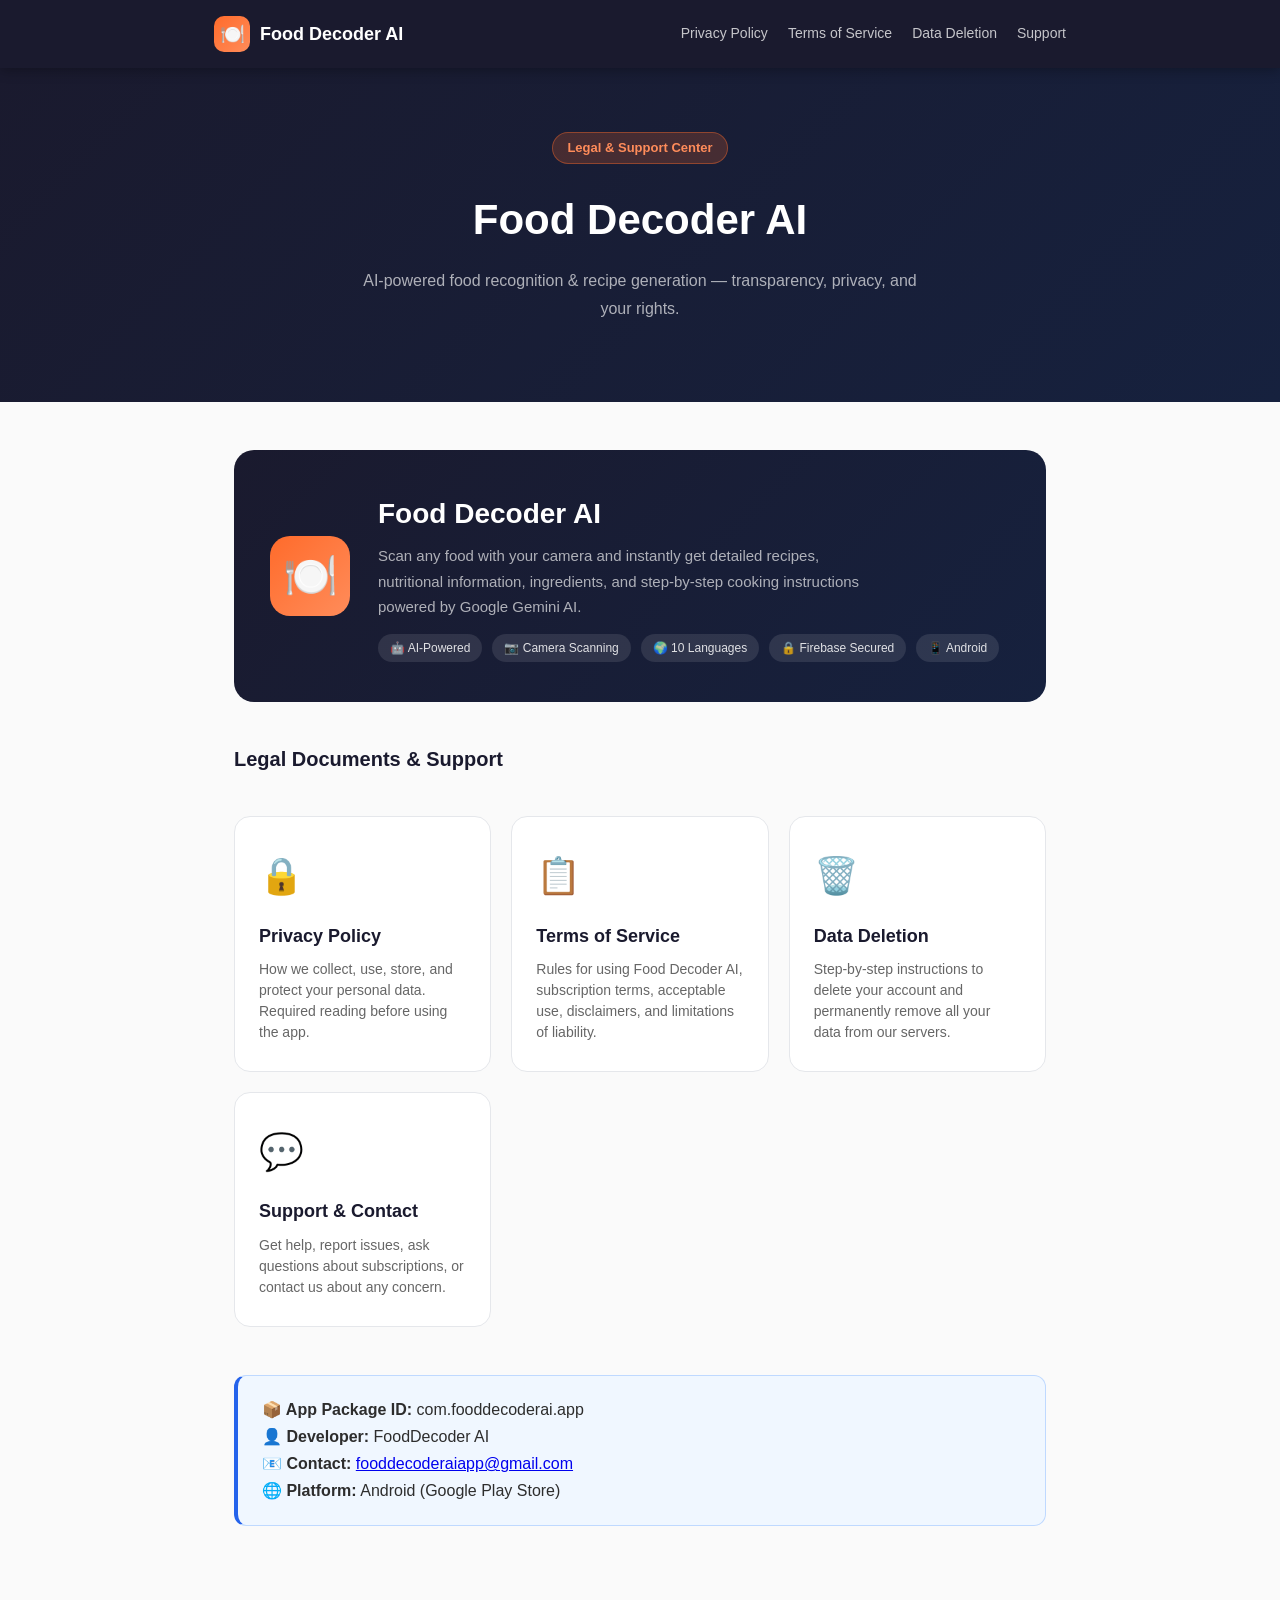
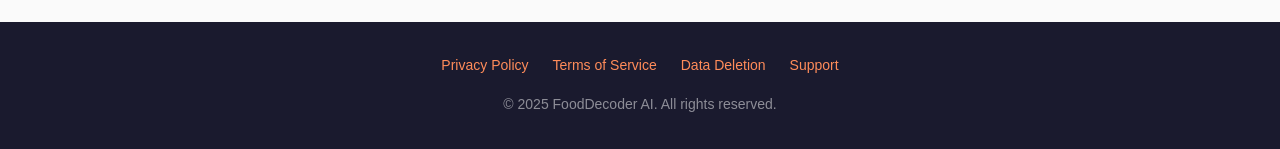
<file: index.html>
<!DOCTYPE html>
<html lang="en">
<head>
  <meta charset="UTF-8">
  <meta name="viewport" content="width=device-width, initial-scale=1.0">
  <title>Food Decoder AI — Legal & Support</title>
  <link rel="stylesheet" href="style.css">
  <style>
    .home-grid {
      display: grid;
      grid-template-columns: repeat(auto-fit, minmax(240px, 1fr));
      gap: 20px;
      margin-top: 40px;
    }
    .home-card {
      background: var(--card);
      border: 1px solid var(--border);
      border-radius: 16px;
      padding: 28px 24px;
      text-decoration: none;
      color: var(--text);
      transition: transform 0.2s, box-shadow 0.2s, border-color 0.2s;
      display: block;
    }
    .home-card:hover {
      transform: translateY(-3px);
      box-shadow: 0 8px 24px rgba(0,0,0,0.08);
      border-color: var(--orange);
    }
    .home-card .card-icon { font-size: 36px; margin-bottom: 14px; }
    .home-card h3 { font-size: 18px; font-weight: 700; margin-bottom: 8px; color: var(--dark); }
    .home-card p { font-size: 14px; color: var(--muted); line-height: 1.5; }
    .app-info {
      background: linear-gradient(135deg, var(--dark), #16213E);
      border-radius: 20px;
      padding: 40px 36px;
      color: white;
      margin-bottom: 40px;
      display: flex;
      align-items: center;
      gap: 28px;
      flex-wrap: wrap;
    }
    .app-logo {
      width: 80px;
      height: 80px;
      background: linear-gradient(135deg, var(--orange), var(--orange-light));
      border-radius: 20px;
      display: flex;
      align-items: center;
      justify-content: center;
      font-size: 44px;
      flex-shrink: 0;
    }
    .app-info h2 { font-size: 28px; font-weight: 800; margin-bottom: 6px; }
    .app-info p { color: rgba(255,255,255,0.65); font-size: 15px; max-width: 500px; }
    .app-badges { display: flex; gap: 10px; flex-wrap: wrap; margin-top: 14px; }
    .app-badges span {
      background: rgba(255,255,255,0.1);
      color: rgba(255,255,255,0.85);
      padding: 4px 12px;
      border-radius: 20px;
      font-size: 12px;
      font-weight: 500;
    }
  </style>
</head>
<body>

<nav>
  <div class="nav-inner">
    <a class="nav-brand" href="index.html">
      <div class="nav-icon">🍽️</div>
      <span>Food Decoder AI</span>
    </a>
    <div class="nav-links">
      <a href="privacy-policy.html">Privacy Policy</a>
      <a href="terms-of-service.html">Terms of Service</a>
      <a href="data-deletion.html">Data Deletion</a>
      <a href="support.html">Support</a>
    </div>
  </div>
</nav>

<div class="hero">
  <div class="badge">Legal &amp; Support Center</div>
  <h1>Food Decoder AI</h1>
  <p>AI-powered food recognition &amp; recipe generation — transparency, privacy, and your rights.</p>
</div>

<div class="content">

  <div class="app-info">
    <div class="app-logo">🍽️</div>
    <div>
      <h2>Food Decoder AI</h2>
      <p>Scan any food with your camera and instantly get detailed recipes, nutritional information, ingredients, and step-by-step cooking instructions powered by Google Gemini AI.</p>
      <div class="app-badges">
        <span>🤖 AI-Powered</span>
        <span>📷 Camera Scanning</span>
        <span>🌍 10 Languages</span>
        <span>🔒 Firebase Secured</span>
        <span>📱 Android</span>
      </div>
    </div>
  </div>

  <h2 style="font-size:20px; font-weight:700; margin-bottom:20px; color:var(--dark);">Legal Documents &amp; Support</h2>

  <div class="home-grid">
    <a href="privacy-policy.html" class="home-card">
      <div class="card-icon">🔒</div>
      <h3>Privacy Policy</h3>
      <p>How we collect, use, store, and protect your personal data. Required reading before using the app.</p>
    </a>
    <a href="terms-of-service.html" class="home-card">
      <div class="card-icon">📋</div>
      <h3>Terms of Service</h3>
      <p>Rules for using Food Decoder AI, subscription terms, acceptable use, disclaimers, and limitations of liability.</p>
    </a>
    <a href="data-deletion.html" class="home-card">
      <div class="card-icon">🗑️</div>
      <h3>Data Deletion</h3>
      <p>Step-by-step instructions to delete your account and permanently remove all your data from our servers.</p>
    </a>
    <a href="support.html" class="home-card">
      <div class="card-icon">💬</div>
      <h3>Support &amp; Contact</h3>
      <p>Get help, report issues, ask questions about subscriptions, or contact us about any concern.</p>
    </a>
  </div>

  <div style="margin-top:48px;">
    <div class="card info">
      <strong>📦 App Package ID:</strong> com.fooddecoderai.app<br>
      <strong>👤 Developer:</strong> FoodDecoder AI<br>
      <strong>📧 Contact:</strong> <a href="mailto:fooddecoderaiapp@gmail.com">fooddecoderaiapp@gmail.com</a><br>
      <strong>🌐 Platform:</strong> Android (Google Play Store)
    </div>
  </div>

</div>

<footer>
  <div class="footer-links">
    <a href="privacy-policy.html">Privacy Policy</a>
    <a href="terms-of-service.html">Terms of Service</a>
    <a href="data-deletion.html">Data Deletion</a>
    <a href="support.html">Support</a>
  </div>
  &copy; 2025 FoodDecoder AI. All rights reserved.
</footer>

</body>
</html>
</file>
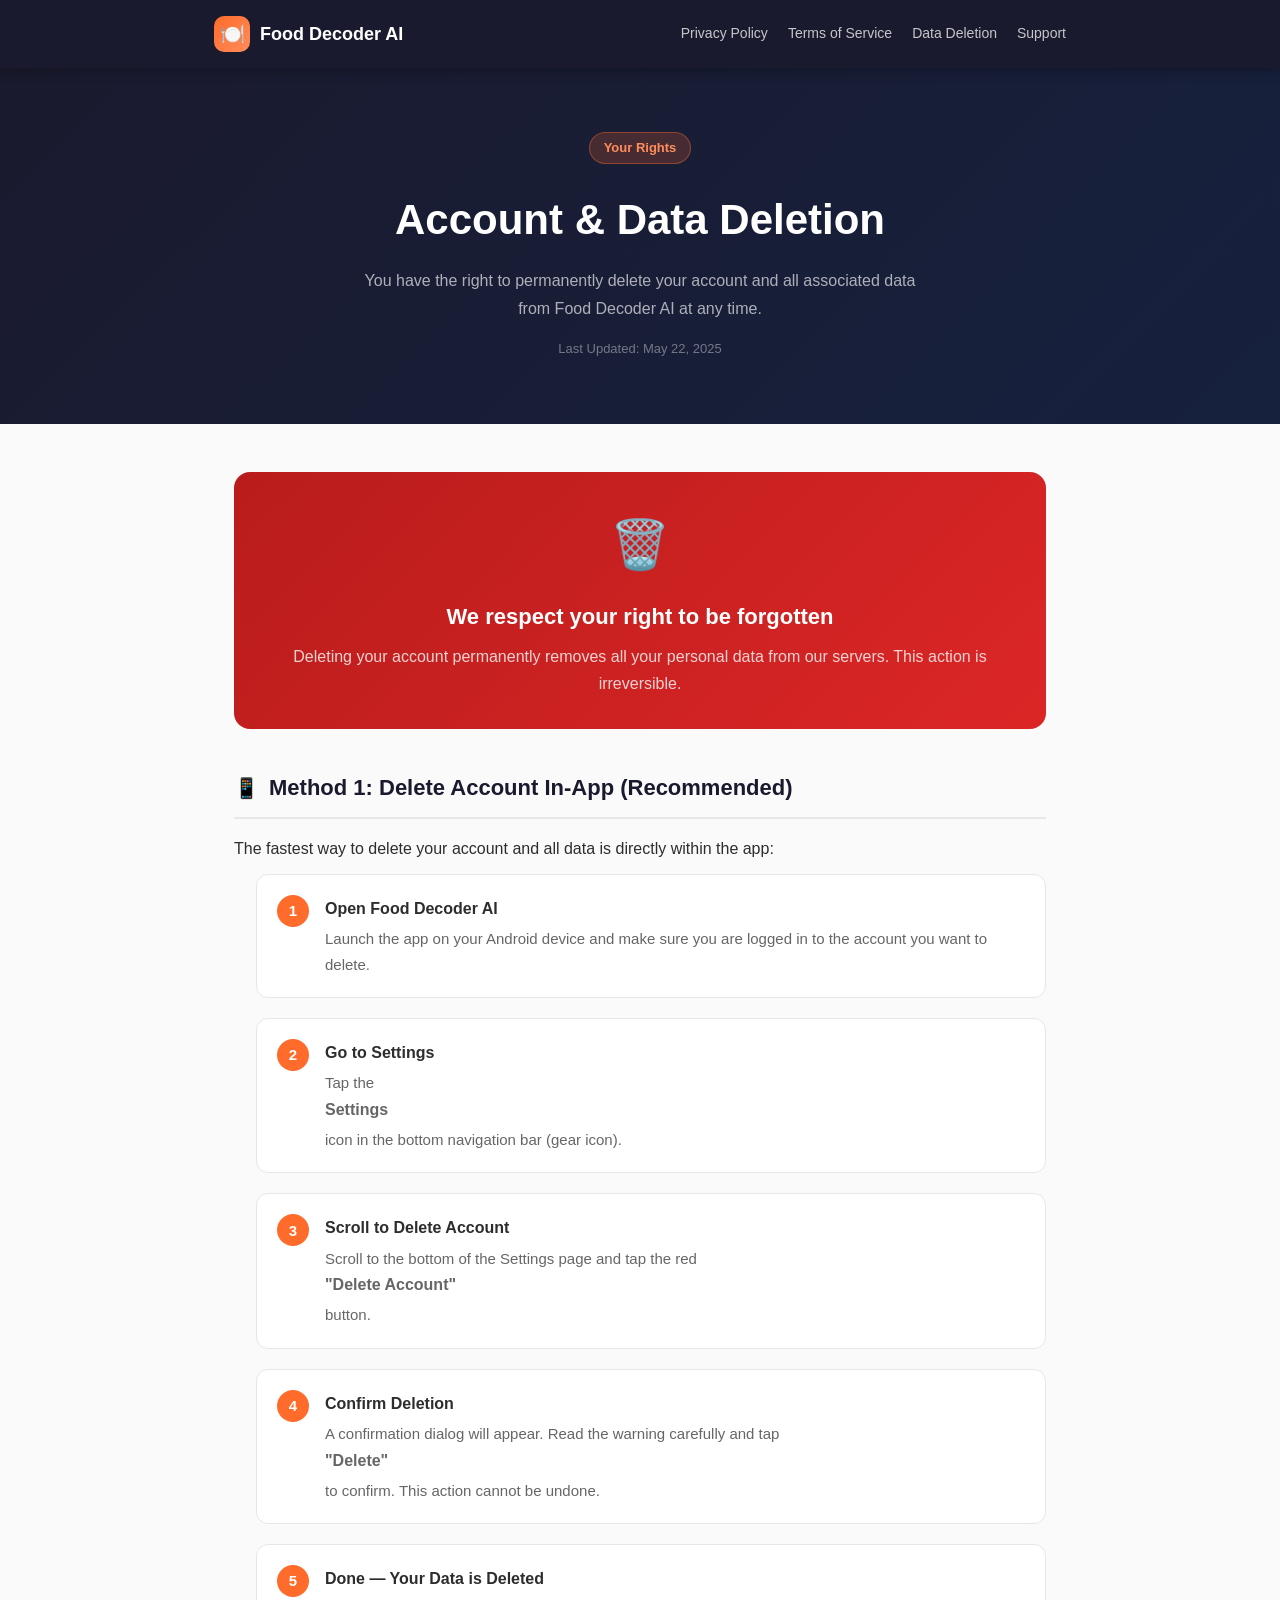
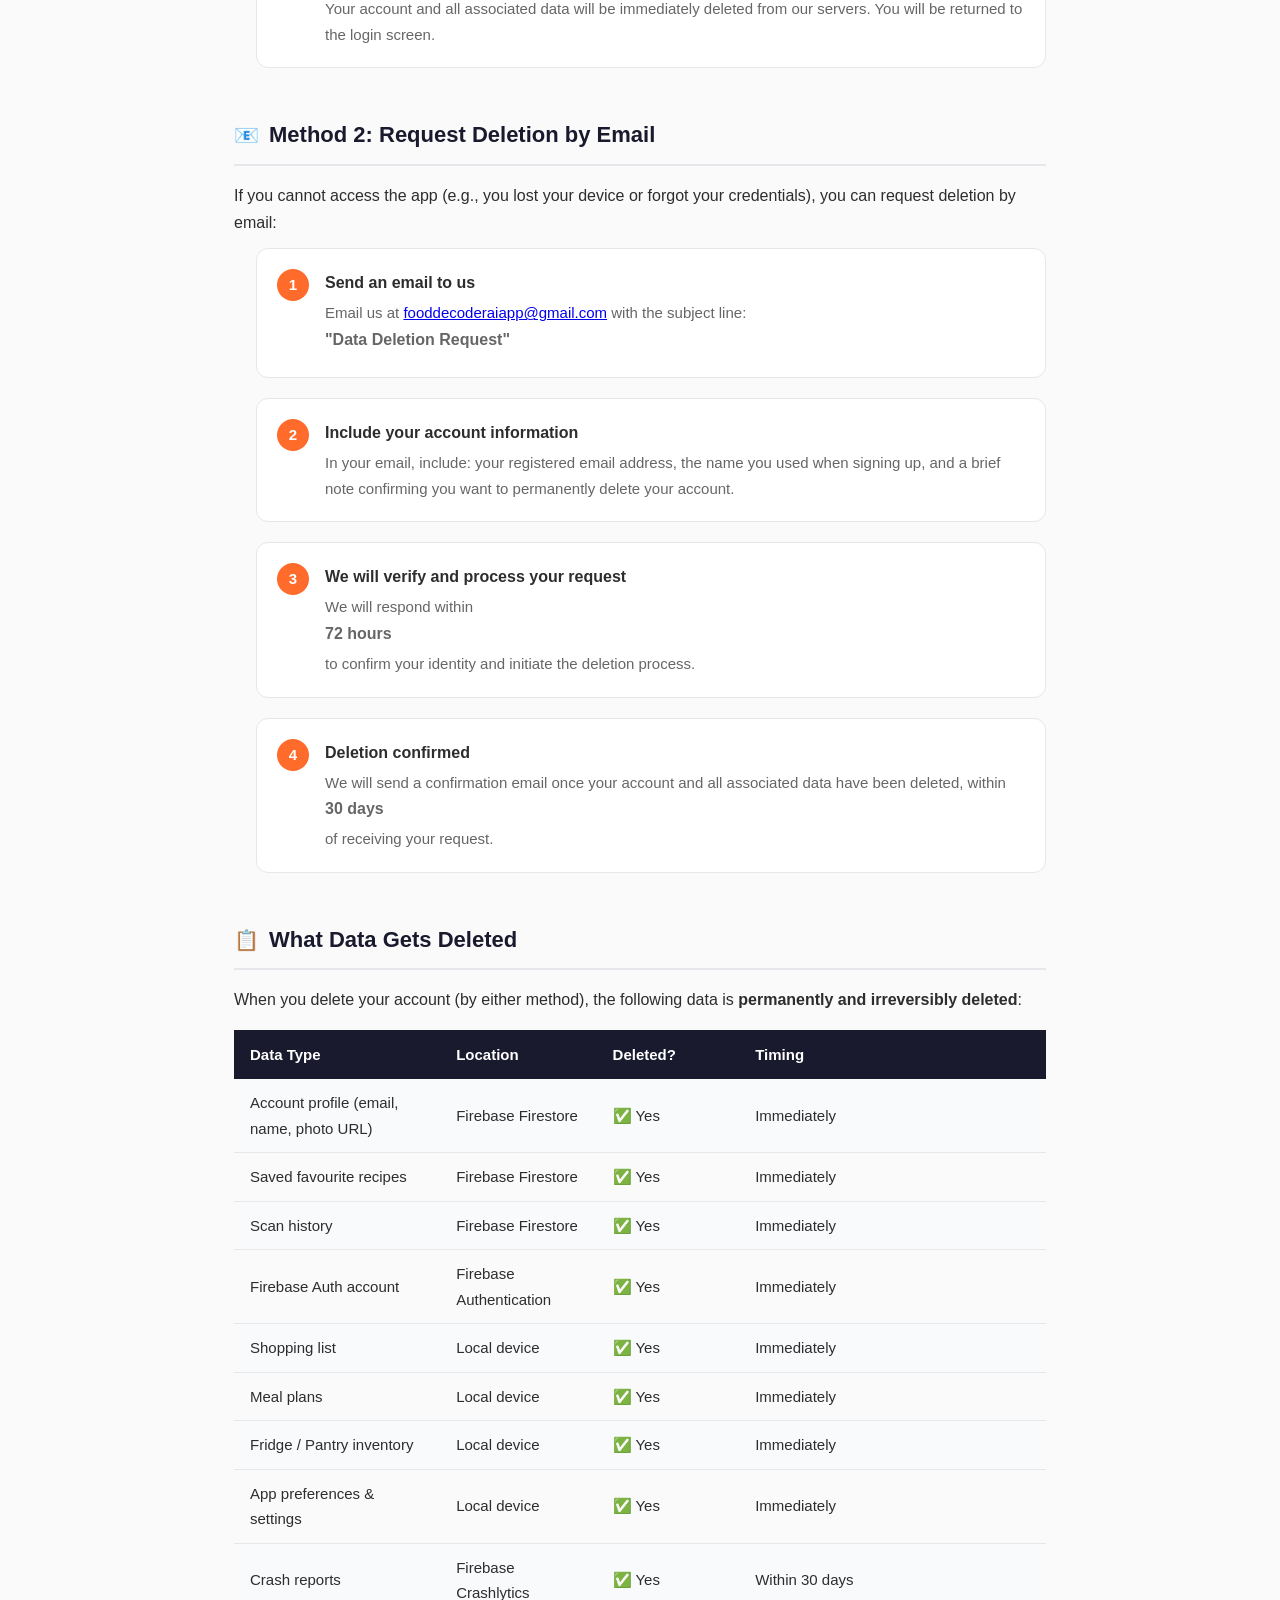
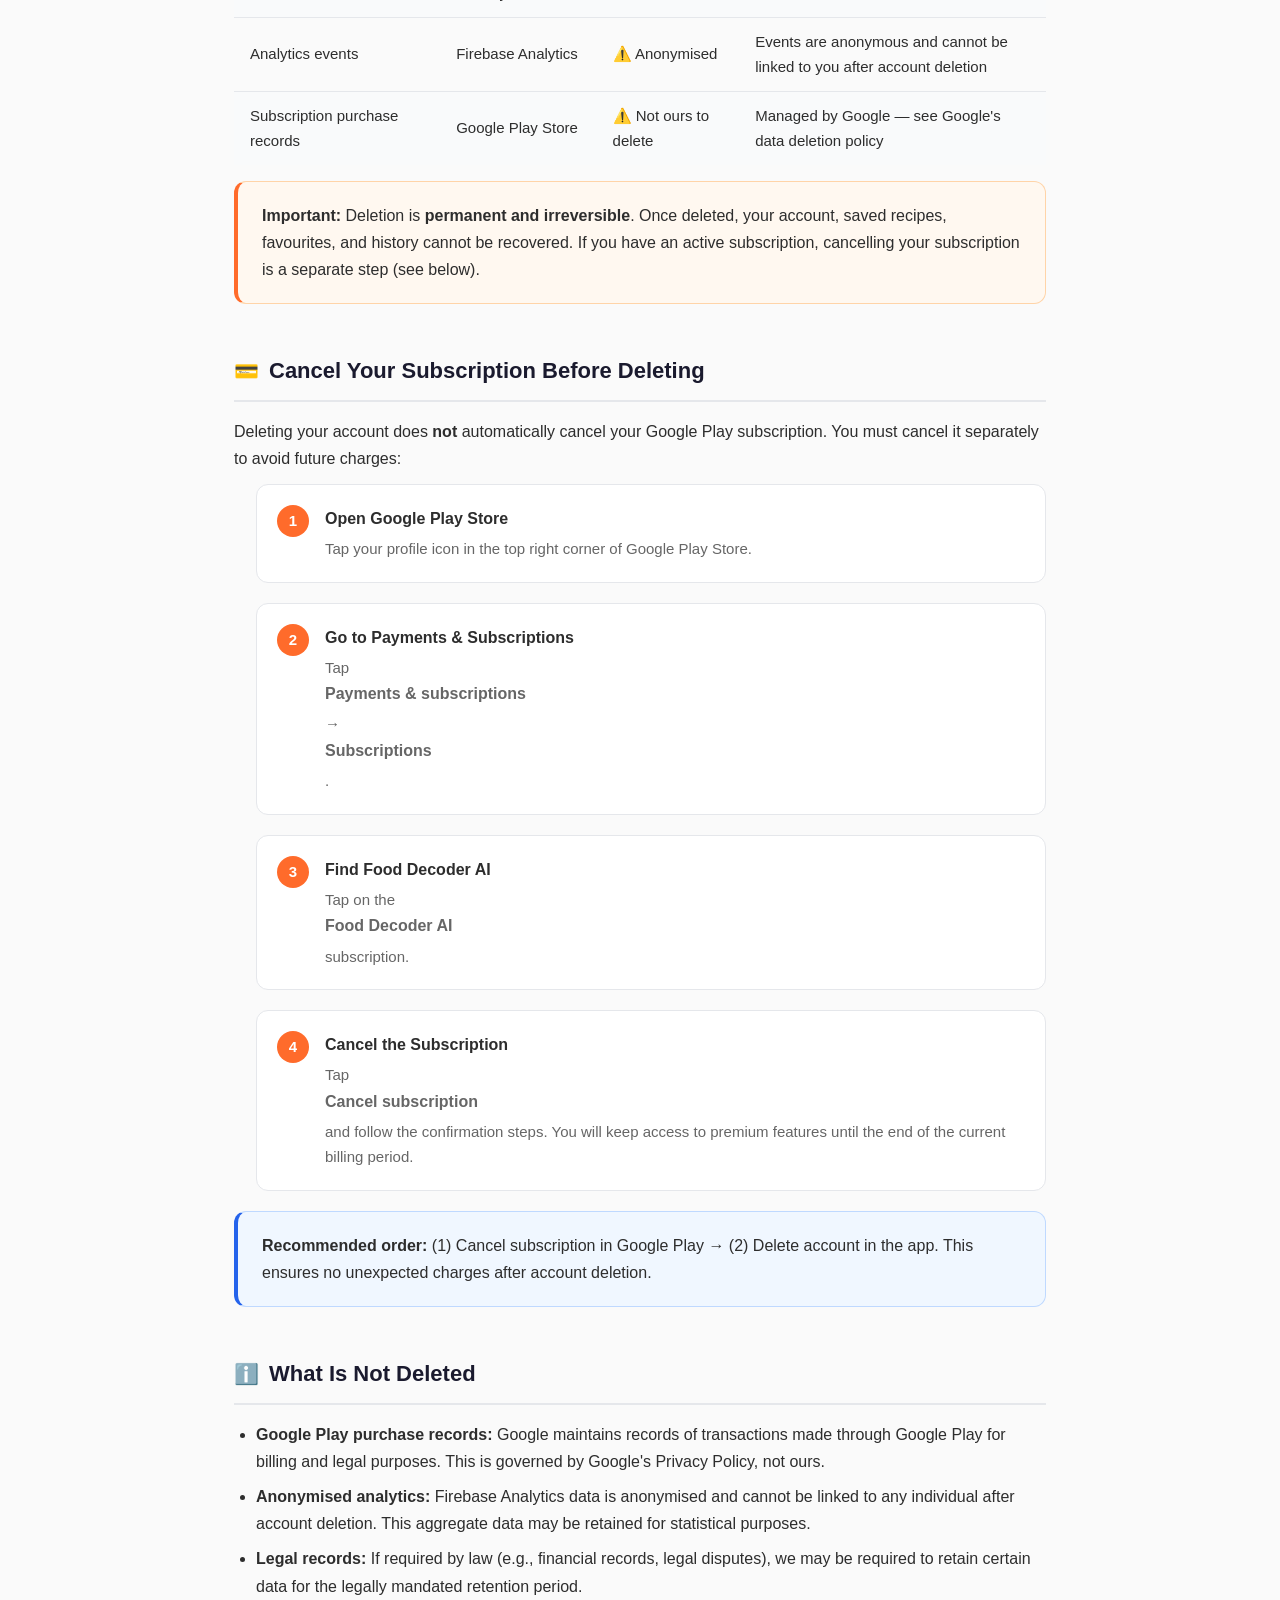
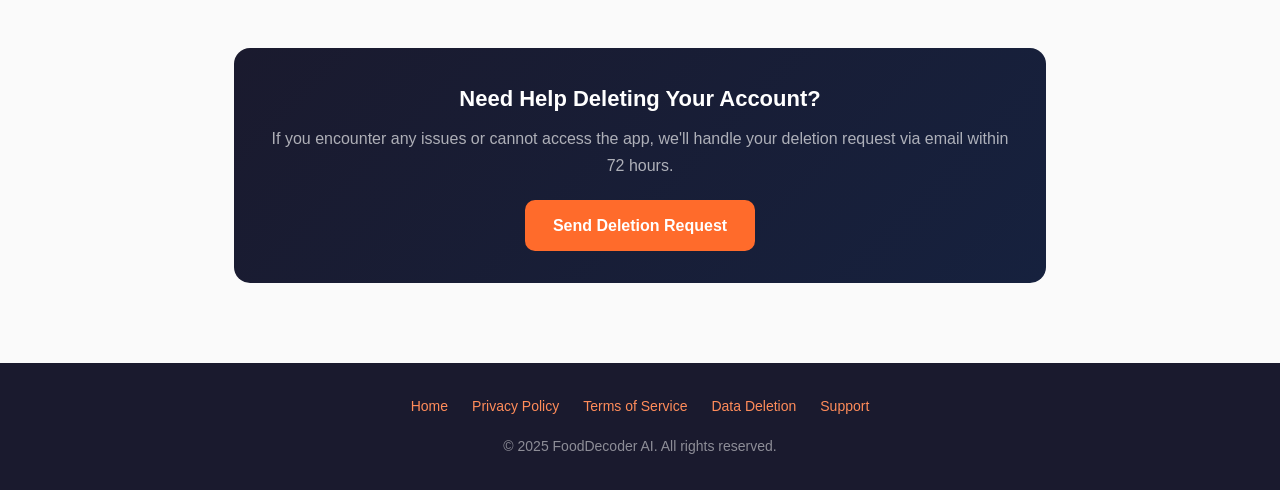
<file: data-deletion.html>
<!DOCTYPE html>
<html lang="en">
<head>
  <meta charset="UTF-8">
  <meta name="viewport" content="width=device-width, initial-scale=1.0">
  <title>Data Deletion — Food Decoder AI</title>
  <link rel="stylesheet" href="style.css">
  <style>
    .step-list { counter-reset: steps; list-style: none; padding: 0; }
    .step-list li {
      counter-increment: steps;
      display: flex;
      gap: 16px;
      align-items: flex-start;
      margin-bottom: 20px;
      background: var(--card);
      border: 1px solid var(--border);
      border-radius: 12px;
      padding: 20px;
    }
    .step-list li::before {
      content: counter(steps);
      background: var(--orange);
      color: white;
      width: 32px;
      height: 32px;
      border-radius: 50%;
      display: flex;
      align-items: center;
      justify-content: center;
      font-weight: 700;
      font-size: 15px;
      flex-shrink: 0;
    }
    .step-list li strong { display: block; font-size: 16px; margin-bottom: 4px; }
    .step-list li p { margin: 0; color: var(--muted); font-size: 15px; }
    .delete-hero {
      background: linear-gradient(135deg, #B91C1C, #DC2626);
      border-radius: 16px;
      color: white;
      padding: 32px;
      margin-bottom: 40px;
      text-align: center;
    }
    .delete-hero .icon { font-size: 48px; margin-bottom: 12px; }
    .delete-hero h3 { font-size: 22px; font-weight: 700; margin-bottom: 8px; }
    .delete-hero p { color: rgba(255,255,255,0.8); }
  </style>
</head>
<body>

<nav>
  <div class="nav-inner">
    <a class="nav-brand" href="index.html">
      <div class="nav-icon">🍽️</div>
      <span>Food Decoder AI</span>
    </a>
    <div class="nav-links">
      <a href="privacy-policy.html">Privacy Policy</a>
      <a href="terms-of-service.html">Terms of Service</a>
      <a href="data-deletion.html">Data Deletion</a>
      <a href="support.html">Support</a>
    </div>
  </div>
</nav>

<div class="hero">
  <div class="badge">Your Rights</div>
  <h1>Account &amp; Data Deletion</h1>
  <p>You have the right to permanently delete your account and all associated data from Food Decoder AI at any time.</p>
  <div class="last-updated">Last Updated: May 22, 2025</div>
</div>

<div class="content">

  <div class="delete-hero">
    <div class="icon">🗑️</div>
    <h3>We respect your right to be forgotten</h3>
    <p>Deleting your account permanently removes all your personal data from our servers. This action is irreversible.</p>
  </div>

  <!-- In-app deletion -->
  <div class="section" id="in-app">
    <h2><span class="icon">📱</span> Method 1: Delete Account In-App (Recommended)</h2>
    <p>The fastest way to delete your account and all data is directly within the app:</p>

    <ol class="step-list">
      <li>
        <div>
          <strong>Open Food Decoder AI</strong>
          <p>Launch the app on your Android device and make sure you are logged in to the account you want to delete.</p>
        </div>
      </li>
      <li>
        <div>
          <strong>Go to Settings</strong>
          <p>Tap the <strong>Settings</strong> icon in the bottom navigation bar (gear icon).</p>
        </div>
      </li>
      <li>
        <div>
          <strong>Scroll to Delete Account</strong>
          <p>Scroll to the bottom of the Settings page and tap the red <strong>"Delete Account"</strong> button.</p>
        </div>
      </li>
      <li>
        <div>
          <strong>Confirm Deletion</strong>
          <p>A confirmation dialog will appear. Read the warning carefully and tap <strong>"Delete"</strong> to confirm. This action cannot be undone.</p>
        </div>
      </li>
      <li>
        <div>
          <strong>Done — Your Data is Deleted</strong>
          <p>Your account and all associated data will be immediately deleted from our servers. You will be returned to the login screen.</p>
        </div>
      </li>
    </ol>
  </div>

  <!-- Email deletion -->
  <div class="section" id="email-request">
    <h2><span class="icon">📧</span> Method 2: Request Deletion by Email</h2>
    <p>If you cannot access the app (e.g., you lost your device or forgot your credentials), you can request deletion by email:</p>

    <ol class="step-list">
      <li>
        <div>
          <strong>Send an email to us</strong>
          <p>Email us at <a href="mailto:fooddecoderaiapp@gmail.com">fooddecoderaiapp@gmail.com</a> with the subject line: <strong>"Data Deletion Request"</strong></p>
        </div>
      </li>
      <li>
        <div>
          <strong>Include your account information</strong>
          <p>In your email, include: your registered email address, the name you used when signing up, and a brief note confirming you want to permanently delete your account.</p>
        </div>
      </li>
      <li>
        <div>
          <strong>We will verify and process your request</strong>
          <p>We will respond within <strong>72 hours</strong> to confirm your identity and initiate the deletion process.</p>
        </div>
      </li>
      <li>
        <div>
          <strong>Deletion confirmed</strong>
          <p>We will send a confirmation email once your account and all associated data have been deleted, within <strong>30 days</strong> of receiving your request.</p>
        </div>
      </li>
    </ol>
  </div>

  <!-- What gets deleted -->
  <div class="section" id="what-deleted">
    <h2><span class="icon">📋</span> What Data Gets Deleted</h2>
    <p>When you delete your account (by either method), the following data is <strong>permanently and irreversibly deleted</strong>:</p>

    <table>
      <tr><th>Data Type</th><th>Location</th><th>Deleted?</th><th>Timing</th></tr>
      <tr><td>Account profile (email, name, photo URL)</td><td>Firebase Firestore</td><td>✅ Yes</td><td>Immediately</td></tr>
      <tr><td>Saved favourite recipes</td><td>Firebase Firestore</td><td>✅ Yes</td><td>Immediately</td></tr>
      <tr><td>Scan history</td><td>Firebase Firestore</td><td>✅ Yes</td><td>Immediately</td></tr>
      <tr><td>Firebase Auth account</td><td>Firebase Authentication</td><td>✅ Yes</td><td>Immediately</td></tr>
      <tr><td>Shopping list</td><td>Local device</td><td>✅ Yes</td><td>Immediately</td></tr>
      <tr><td>Meal plans</td><td>Local device</td><td>✅ Yes</td><td>Immediately</td></tr>
      <tr><td>Fridge / Pantry inventory</td><td>Local device</td><td>✅ Yes</td><td>Immediately</td></tr>
      <tr><td>App preferences &amp; settings</td><td>Local device</td><td>✅ Yes</td><td>Immediately</td></tr>
      <tr><td>Crash reports</td><td>Firebase Crashlytics</td><td>✅ Yes</td><td>Within 30 days</td></tr>
      <tr><td>Analytics events</td><td>Firebase Analytics</td><td>⚠️ Anonymised</td><td>Events are anonymous and cannot be linked to you after account deletion</td></tr>
      <tr><td>Subscription purchase records</td><td>Google Play Store</td><td>⚠️ Not ours to delete</td><td>Managed by Google — see Google's data deletion policy</td></tr>
    </table>

    <div class="card warning">
      <strong>Important:</strong> Deletion is <strong>permanent and irreversible</strong>. Once deleted, your account, saved recipes, favourites, and history cannot be recovered. If you have an active subscription, cancelling your subscription is a separate step (see below).
    </div>
  </div>

  <!-- Subscription cancellation -->
  <div class="section" id="subscription-cancel">
    <h2><span class="icon">💳</span> Cancel Your Subscription Before Deleting</h2>
    <p>Deleting your account does <strong>not</strong> automatically cancel your Google Play subscription. You must cancel it separately to avoid future charges:</p>

    <ol class="step-list">
      <li>
        <div>
          <strong>Open Google Play Store</strong>
          <p>Tap your profile icon in the top right corner of Google Play Store.</p>
        </div>
      </li>
      <li>
        <div>
          <strong>Go to Payments &amp; Subscriptions</strong>
          <p>Tap <strong>Payments &amp; subscriptions</strong> → <strong>Subscriptions</strong>.</p>
        </div>
      </li>
      <li>
        <div>
          <strong>Find Food Decoder AI</strong>
          <p>Tap on the <strong>Food Decoder AI</strong> subscription.</p>
        </div>
      </li>
      <li>
        <div>
          <strong>Cancel the Subscription</strong>
          <p>Tap <strong>Cancel subscription</strong> and follow the confirmation steps. You will keep access to premium features until the end of the current billing period.</p>
        </div>
      </li>
    </ol>

    <div class="card info">
      <strong>Recommended order:</strong> (1) Cancel subscription in Google Play → (2) Delete account in the app. This ensures no unexpected charges after account deletion.
    </div>
  </div>

  <!-- What's NOT deleted -->
  <div class="section" id="not-deleted">
    <h2><span class="icon">ℹ️</span> What Is Not Deleted</h2>
    <ul>
      <li><strong>Google Play purchase records:</strong> Google maintains records of transactions made through Google Play for billing and legal purposes. This is governed by Google's Privacy Policy, not ours.</li>
      <li><strong>Anonymised analytics:</strong> Firebase Analytics data is anonymised and cannot be linked to any individual after account deletion. This aggregate data may be retained for statistical purposes.</li>
      <li><strong>Legal records:</strong> If required by law (e.g., financial records, legal disputes), we may be required to retain certain data for the legally mandated retention period.</li>
    </ul>
  </div>

  <div class="contact-box">
    <h3>Need Help Deleting Your Account?</h3>
    <p>If you encounter any issues or cannot access the app, we'll handle your deletion request via email within 72 hours.</p>
    <a href="mailto:fooddecoderaiapp@gmail.com?subject=Data Deletion Request">Send Deletion Request</a>
  </div>

</div>

<footer>
  <div class="footer-links">
    <a href="index.html">Home</a>
    <a href="privacy-policy.html">Privacy Policy</a>
    <a href="terms-of-service.html">Terms of Service</a>
    <a href="data-deletion.html">Data Deletion</a>
    <a href="support.html">Support</a>
  </div>
  &copy; 2025 FoodDecoder AI. All rights reserved.
</footer>

</body>
</html>
</file>
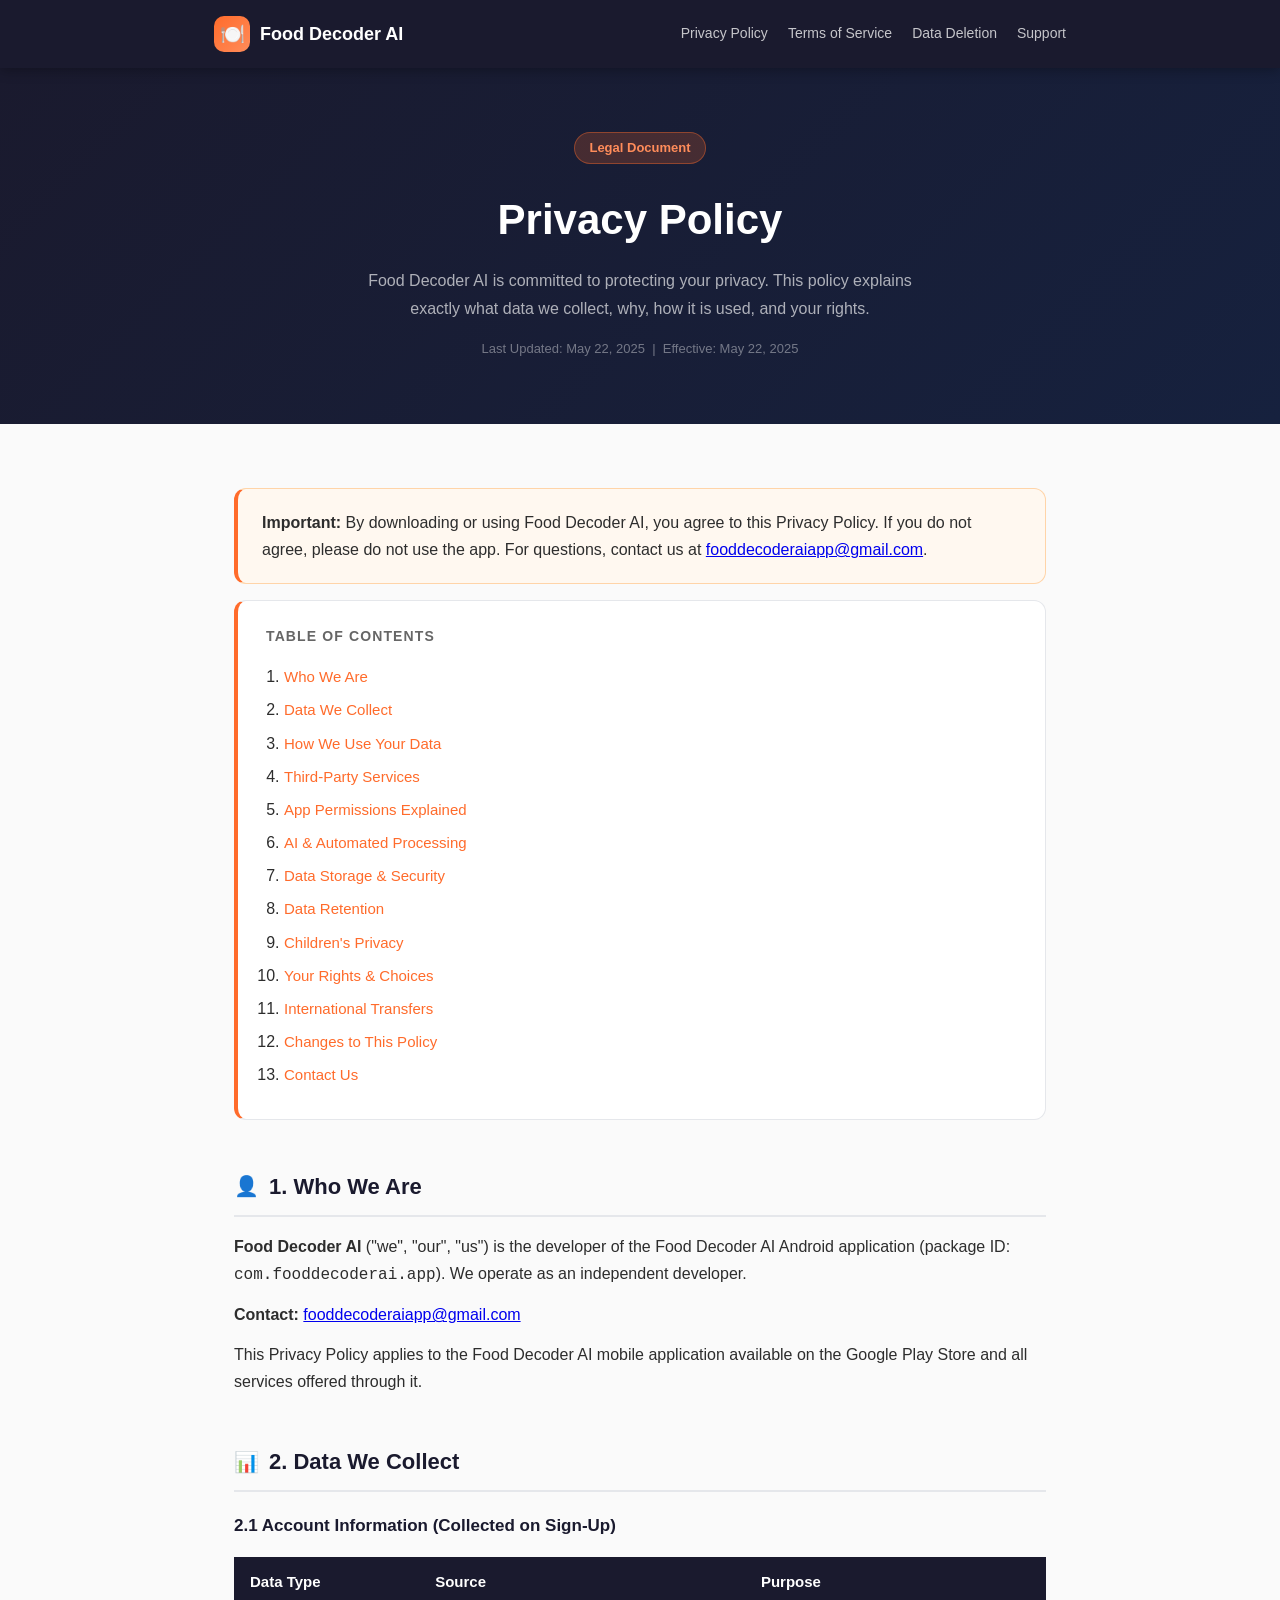
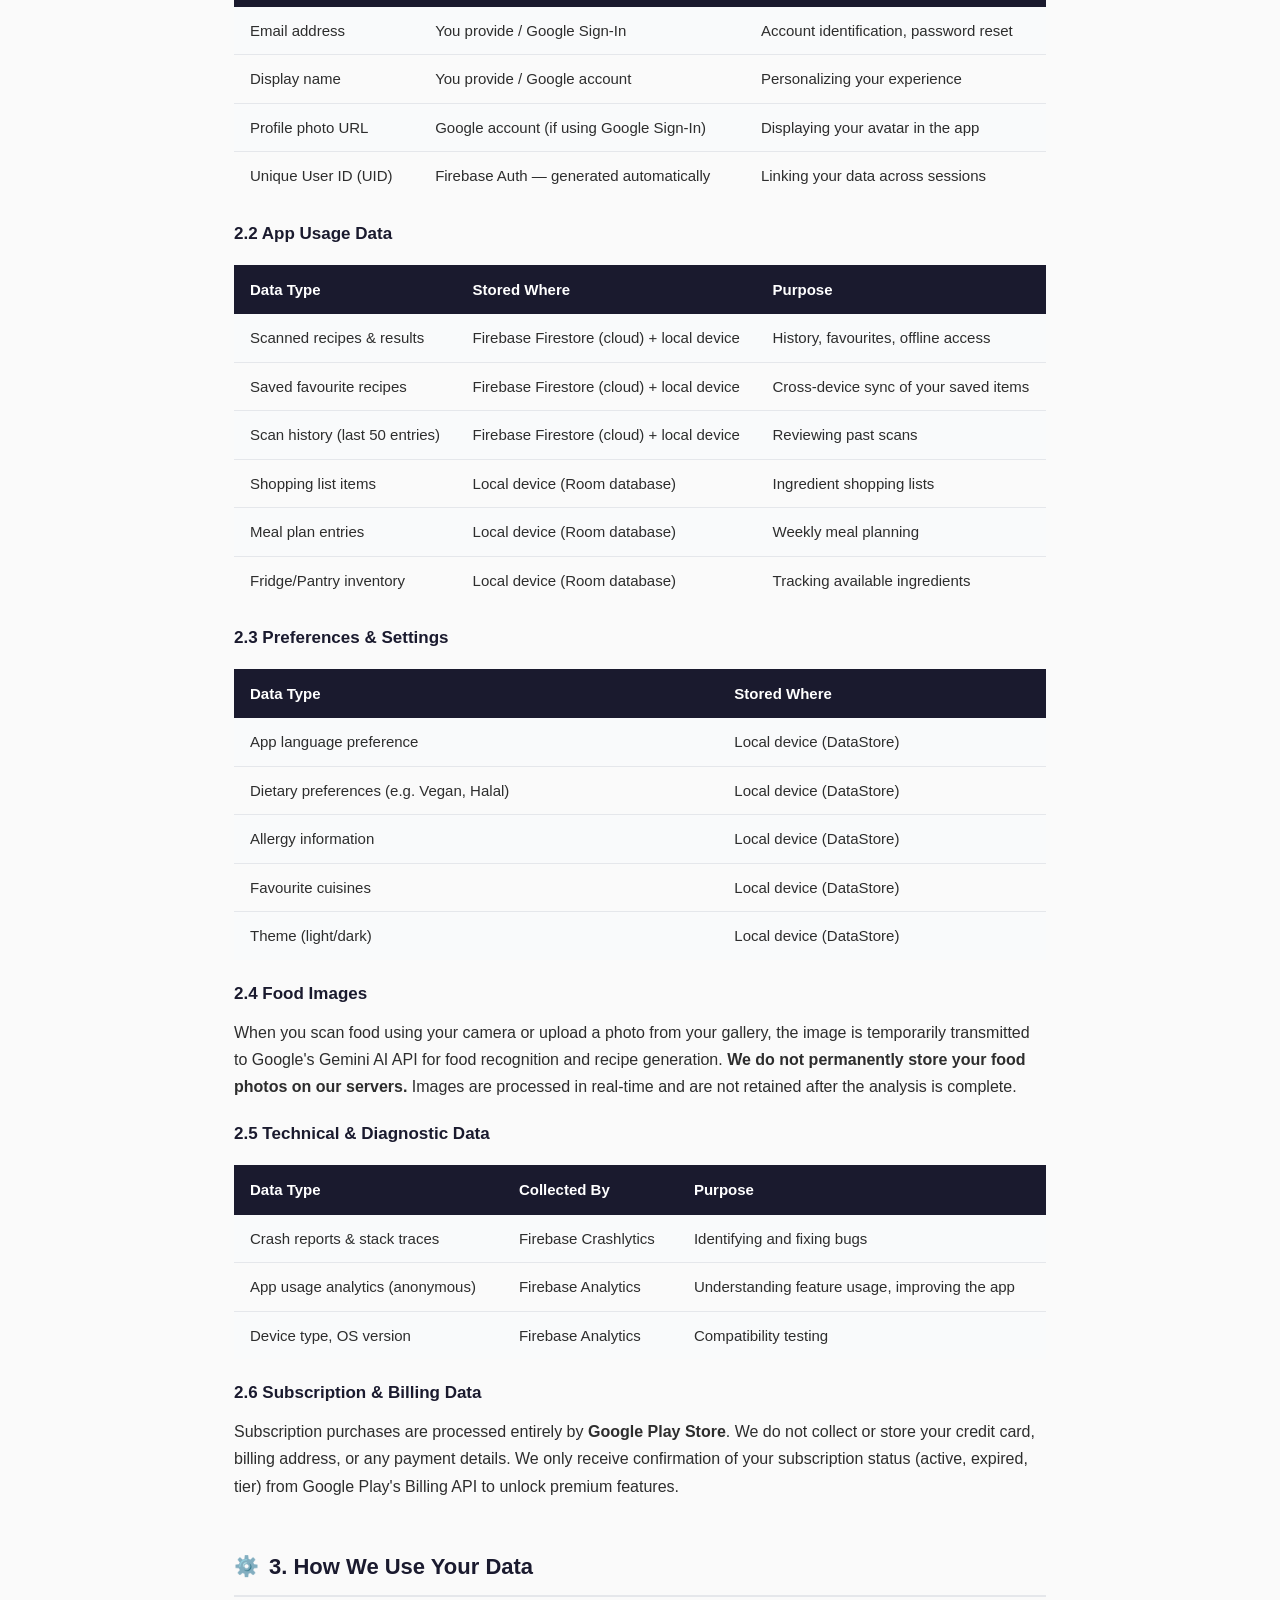
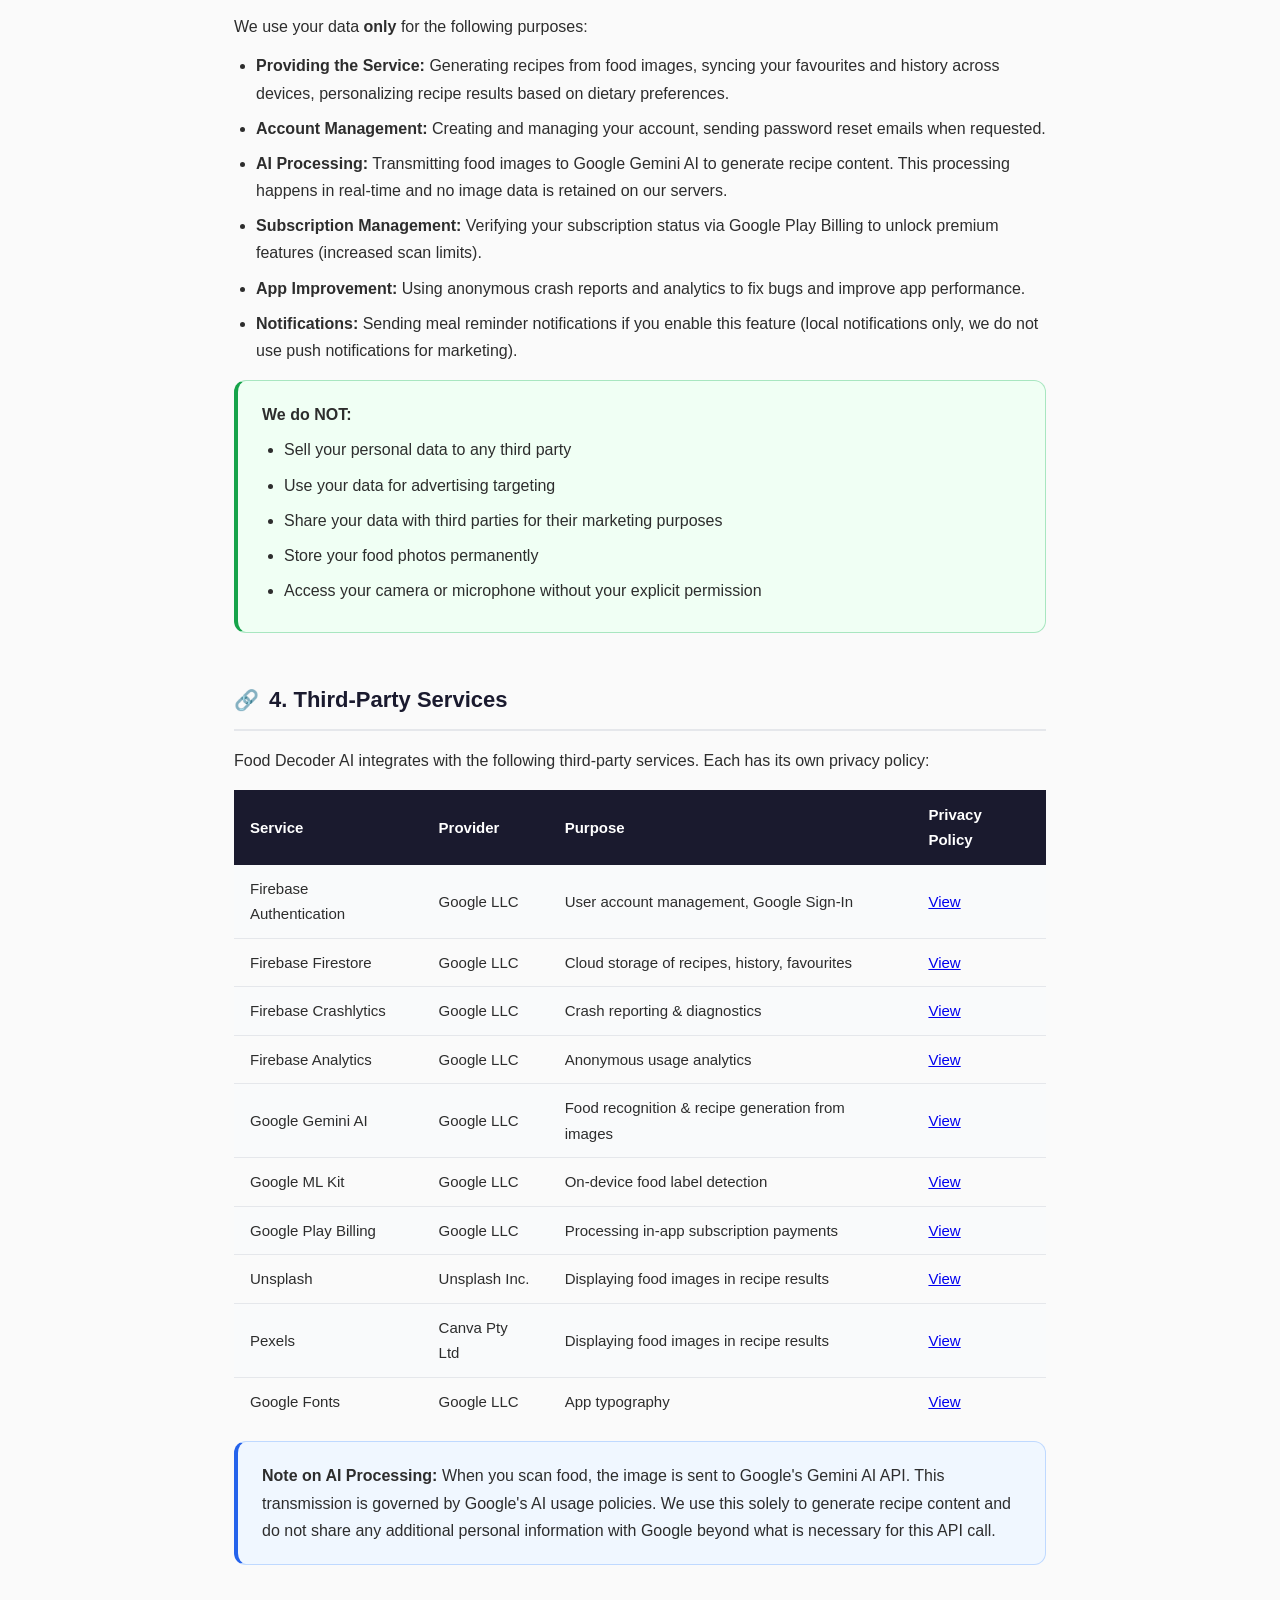
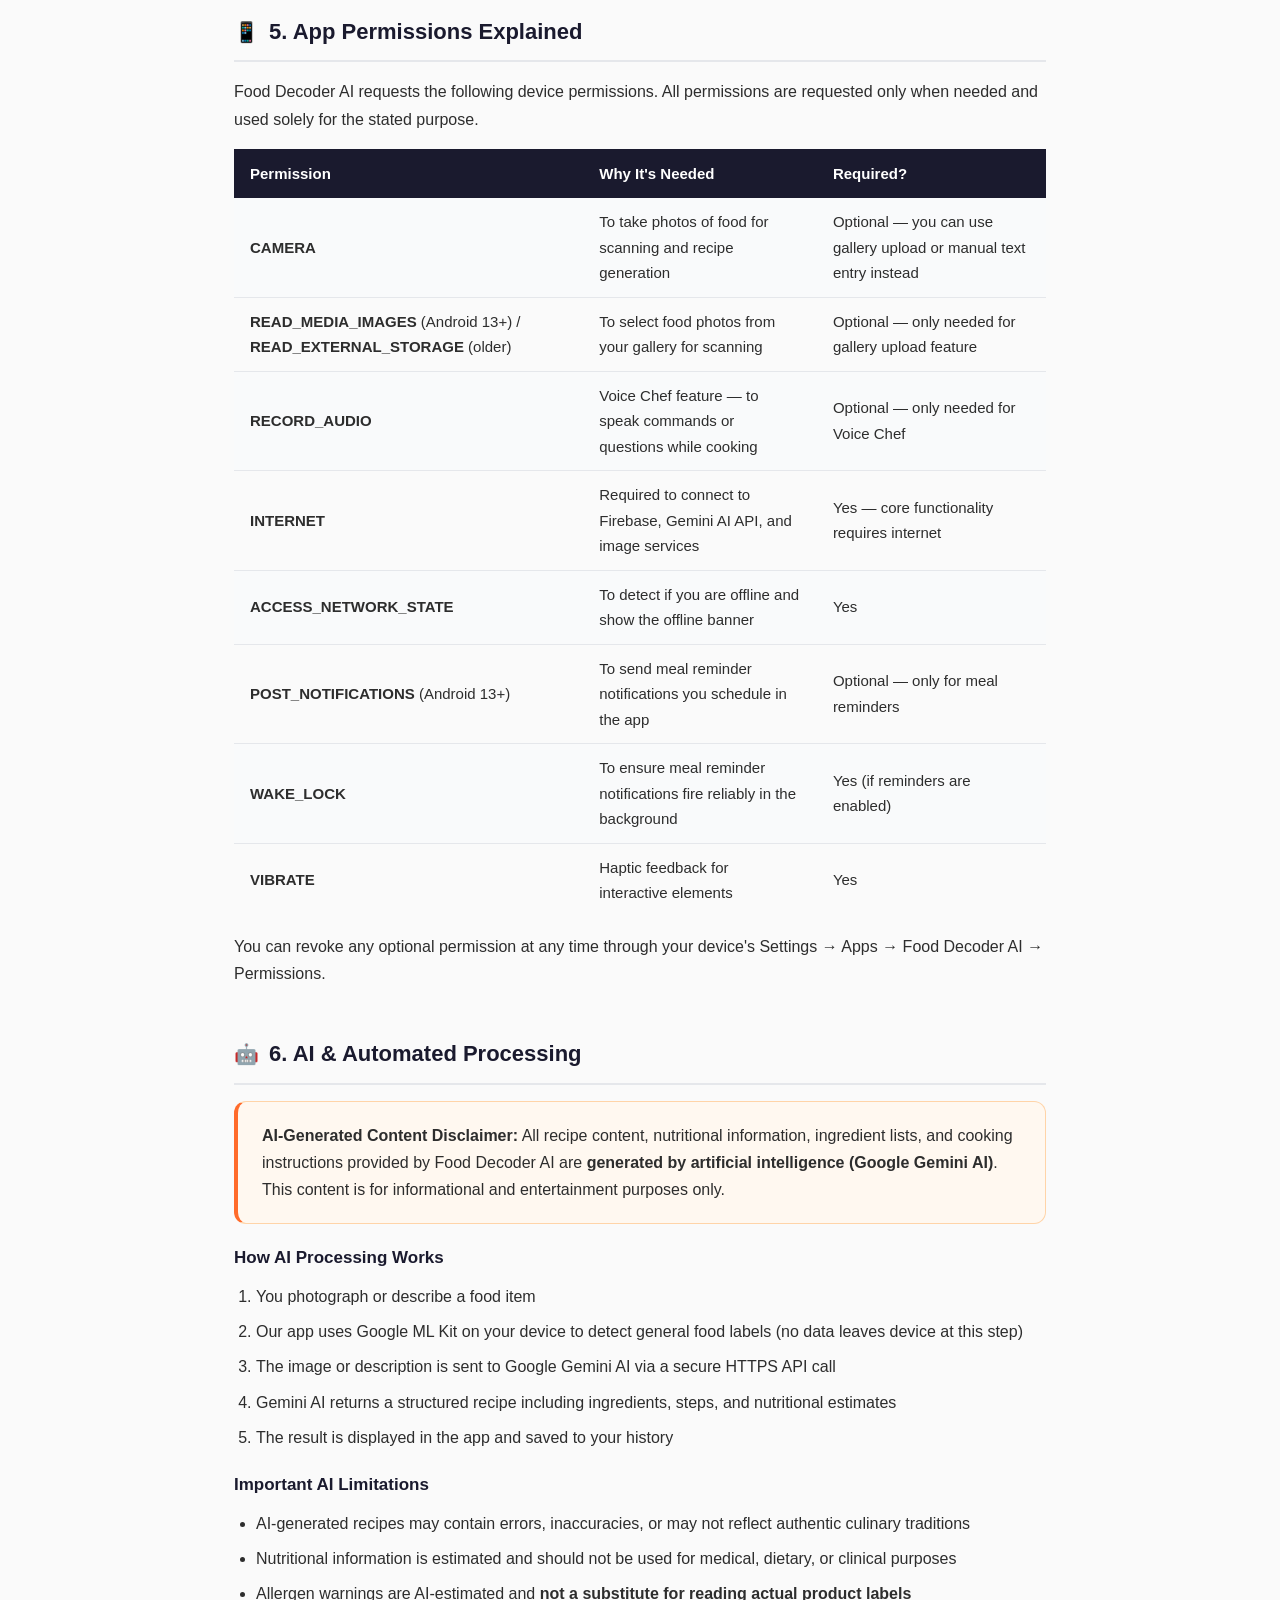
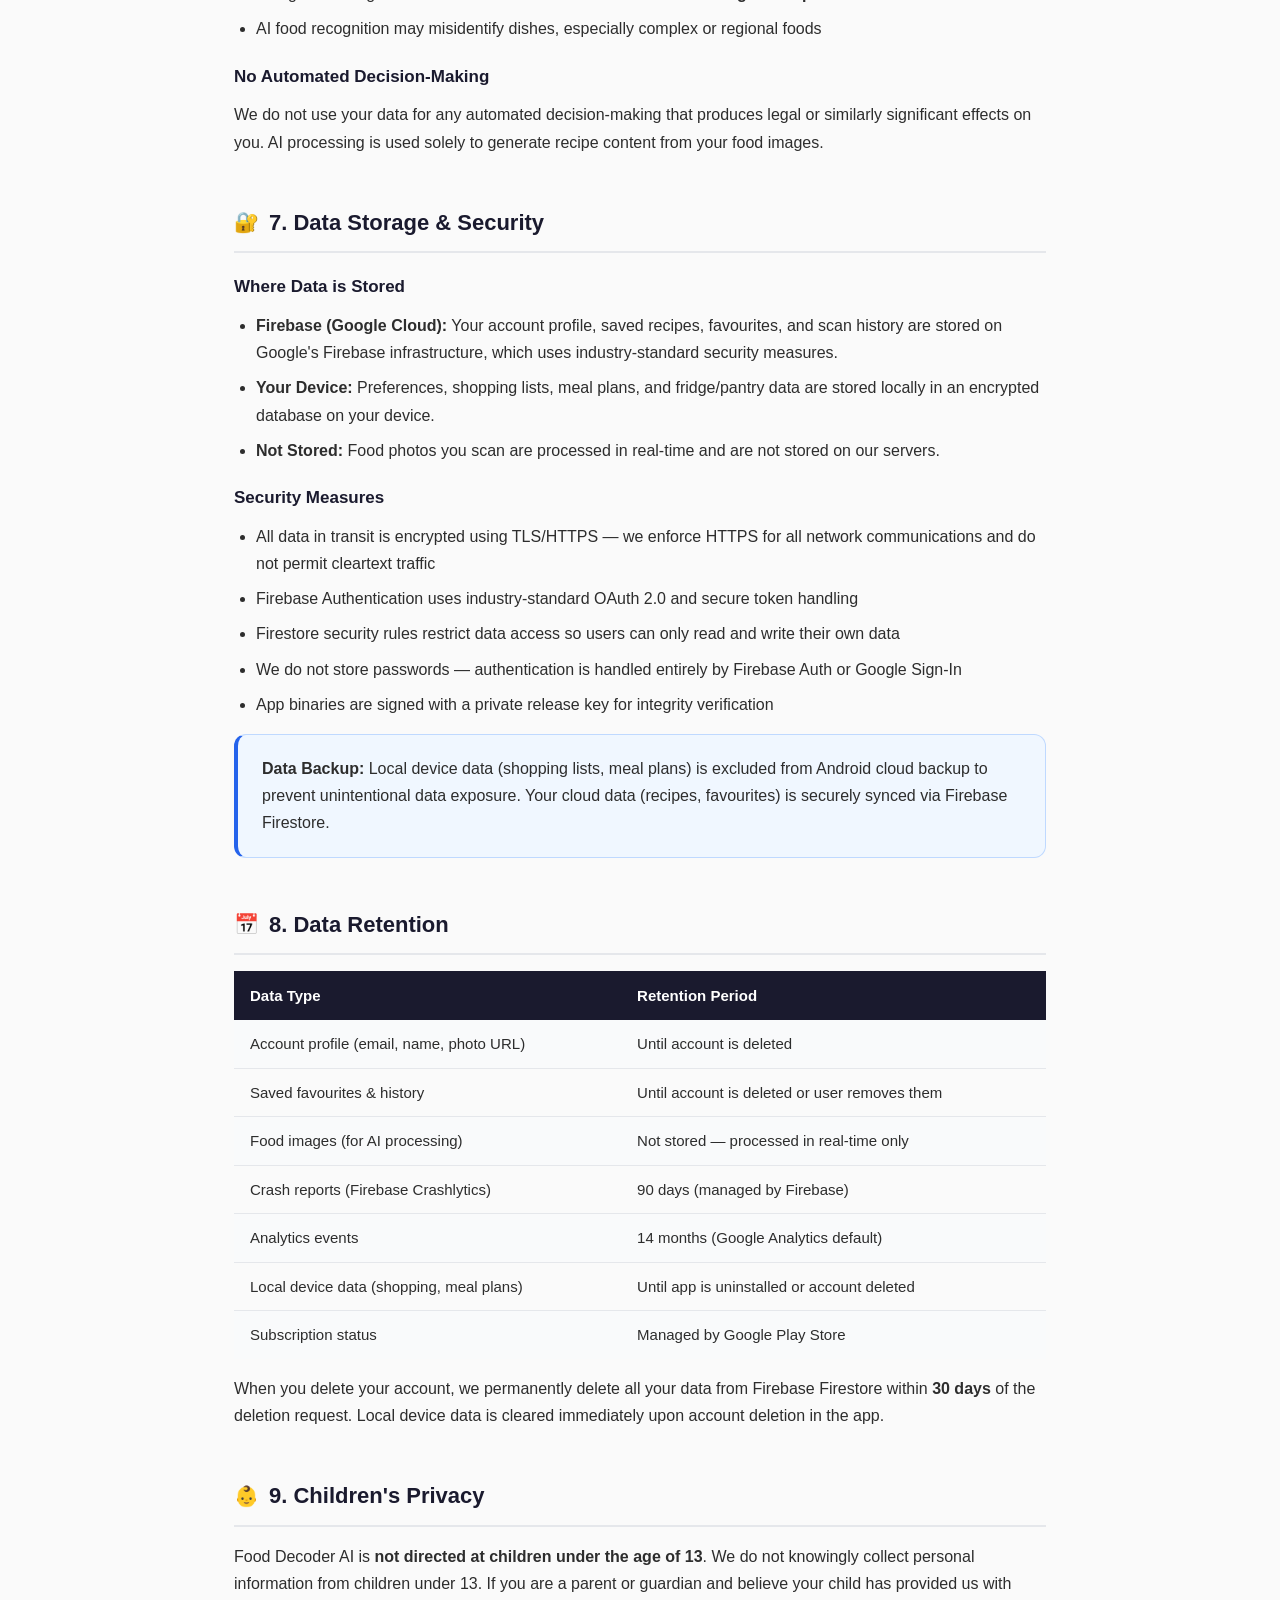
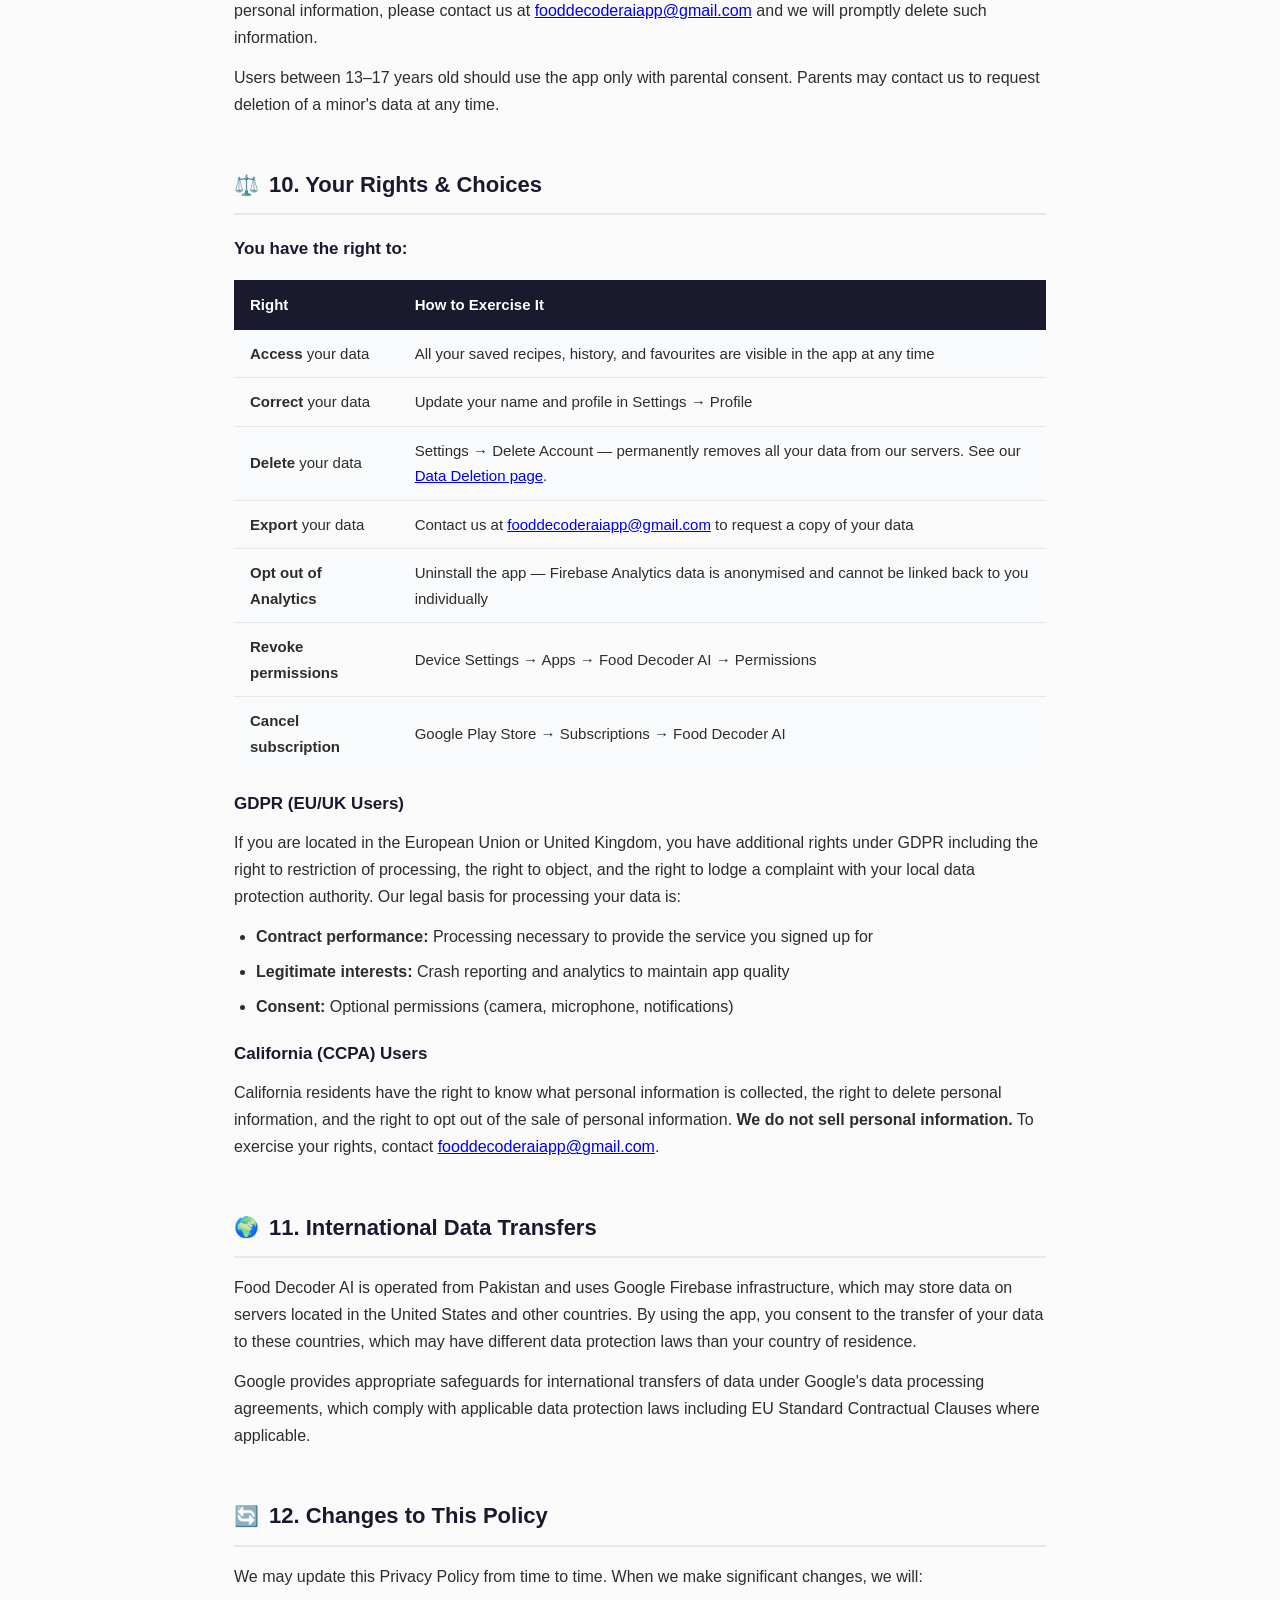
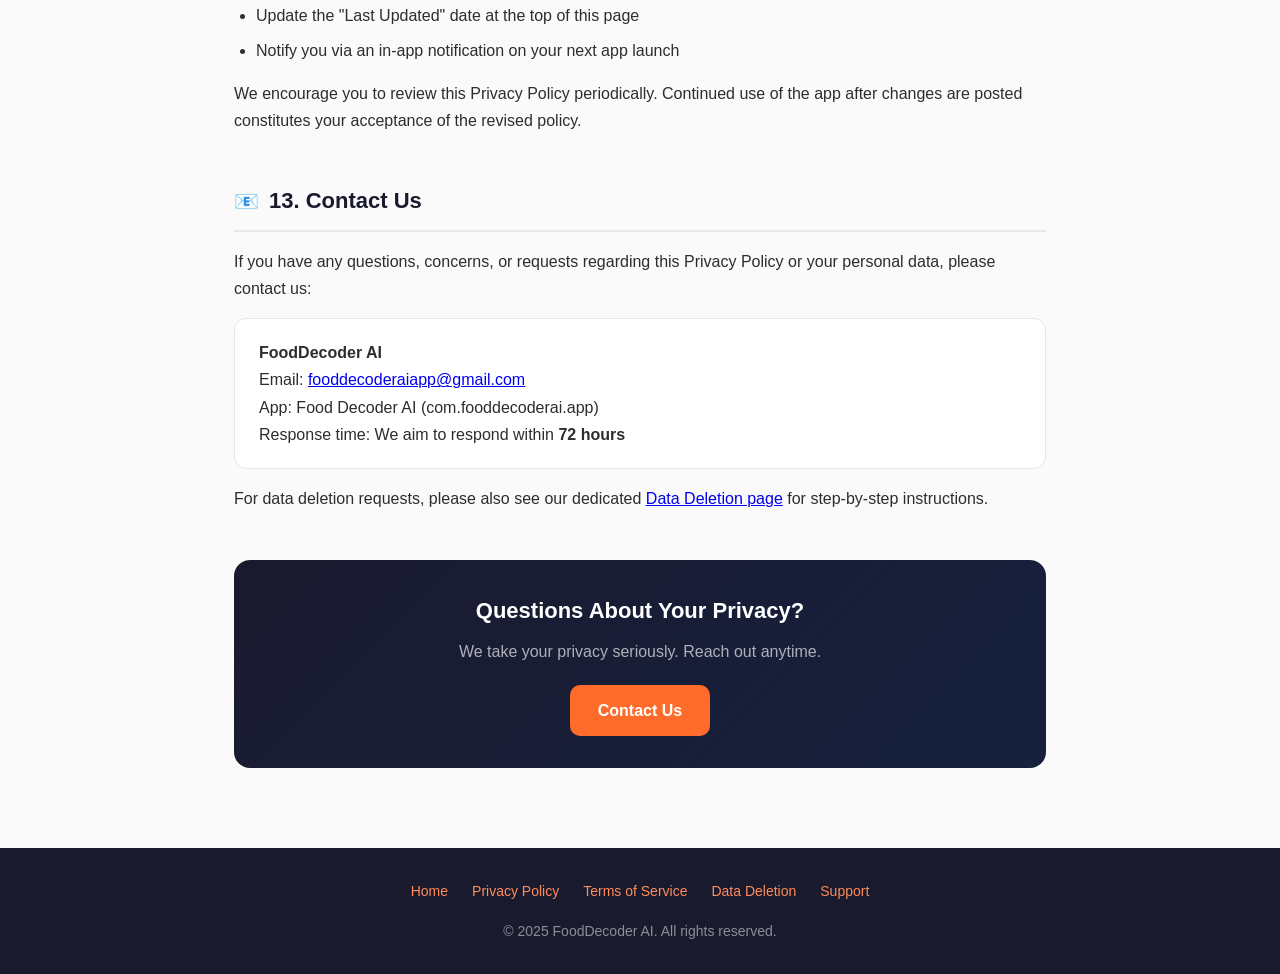
<file: privacy-policy.html>
<!DOCTYPE html>
<html lang="en">
<head>
  <meta charset="UTF-8">
  <meta name="viewport" content="width=device-width, initial-scale=1.0">
  <title>Privacy Policy — Food Decoder AI</title>
  <link rel="stylesheet" href="style.css">
</head>
<body>

<nav>
  <div class="nav-inner">
    <a class="nav-brand" href="index.html">
      <div class="nav-icon">🍽️</div>
      <span>Food Decoder AI</span>
    </a>
    <div class="nav-links">
      <a href="privacy-policy.html">Privacy Policy</a>
      <a href="terms-of-service.html">Terms of Service</a>
      <a href="data-deletion.html">Data Deletion</a>
      <a href="support.html">Support</a>
    </div>
  </div>
</nav>

<div class="hero">
  <div class="badge">Legal Document</div>
  <h1>Privacy Policy</h1>
  <p>Food Decoder AI is committed to protecting your privacy. This policy explains exactly what data we collect, why, how it is used, and your rights.</p>
  <div class="last-updated">Last Updated: May 22, 2025 &nbsp;|&nbsp; Effective: May 22, 2025</div>
</div>

<div class="content">

  <div class="card warning">
    <strong>Important:</strong> By downloading or using Food Decoder AI, you agree to this Privacy Policy. If you do not agree, please do not use the app. For questions, contact us at <a href="mailto:fooddecoderaiapp@gmail.com">fooddecoderaiapp@gmail.com</a>.
  </div>

  <div class="toc">
    <h3>Table of Contents</h3>
    <ol>
      <li><a href="#who-we-are">Who We Are</a></li>
      <li><a href="#data-collected">Data We Collect</a></li>
      <li><a href="#how-we-use">How We Use Your Data</a></li>
      <li><a href="#third-parties">Third-Party Services</a></li>
      <li><a href="#permissions">App Permissions Explained</a></li>
      <li><a href="#ai-disclosure">AI &amp; Automated Processing</a></li>
      <li><a href="#data-storage">Data Storage &amp; Security</a></li>
      <li><a href="#data-retention">Data Retention</a></li>
      <li><a href="#children">Children's Privacy</a></li>
      <li><a href="#your-rights">Your Rights &amp; Choices</a></li>
      <li><a href="#international">International Transfers</a></li>
      <li><a href="#changes">Changes to This Policy</a></li>
      <li><a href="#contact">Contact Us</a></li>
    </ol>
  </div>

  <!-- 1 -->
  <div class="section" id="who-we-are">
    <h2><span class="icon">👤</span> 1. Who We Are</h2>
    <p><strong>Food Decoder AI</strong> ("we", "our", "us") is the developer of the Food Decoder AI Android application (package ID: <code>com.fooddecoderai.app</code>). We operate as an independent developer.</p>
    <p><strong>Contact:</strong> <a href="mailto:fooddecoderaiapp@gmail.com">fooddecoderaiapp@gmail.com</a></p>
    <p>This Privacy Policy applies to the Food Decoder AI mobile application available on the Google Play Store and all services offered through it.</p>
  </div>

  <!-- 2 -->
  <div class="section" id="data-collected">
    <h2><span class="icon">📊</span> 2. Data We Collect</h2>

    <h3>2.1 Account Information (Collected on Sign-Up)</h3>
    <table>
      <tr><th>Data Type</th><th>Source</th><th>Purpose</th></tr>
      <tr><td>Email address</td><td>You provide / Google Sign-In</td><td>Account identification, password reset</td></tr>
      <tr><td>Display name</td><td>You provide / Google account</td><td>Personalizing your experience</td></tr>
      <tr><td>Profile photo URL</td><td>Google account (if using Google Sign-In)</td><td>Displaying your avatar in the app</td></tr>
      <tr><td>Unique User ID (UID)</td><td>Firebase Auth — generated automatically</td><td>Linking your data across sessions</td></tr>
    </table>

    <h3>2.2 App Usage Data</h3>
    <table>
      <tr><th>Data Type</th><th>Stored Where</th><th>Purpose</th></tr>
      <tr><td>Scanned recipes &amp; results</td><td>Firebase Firestore (cloud) + local device</td><td>History, favourites, offline access</td></tr>
      <tr><td>Saved favourite recipes</td><td>Firebase Firestore (cloud) + local device</td><td>Cross-device sync of your saved items</td></tr>
      <tr><td>Scan history (last 50 entries)</td><td>Firebase Firestore (cloud) + local device</td><td>Reviewing past scans</td></tr>
      <tr><td>Shopping list items</td><td>Local device (Room database)</td><td>Ingredient shopping lists</td></tr>
      <tr><td>Meal plan entries</td><td>Local device (Room database)</td><td>Weekly meal planning</td></tr>
      <tr><td>Fridge/Pantry inventory</td><td>Local device (Room database)</td><td>Tracking available ingredients</td></tr>
    </table>

    <h3>2.3 Preferences &amp; Settings</h3>
    <table>
      <tr><th>Data Type</th><th>Stored Where</th></tr>
      <tr><td>App language preference</td><td>Local device (DataStore)</td></tr>
      <tr><td>Dietary preferences (e.g. Vegan, Halal)</td><td>Local device (DataStore)</td></tr>
      <tr><td>Allergy information</td><td>Local device (DataStore)</td></tr>
      <tr><td>Favourite cuisines</td><td>Local device (DataStore)</td></tr>
      <tr><td>Theme (light/dark)</td><td>Local device (DataStore)</td></tr>
    </table>

    <h3>2.4 Food Images</h3>
    <p>When you scan food using your camera or upload a photo from your gallery, the image is temporarily transmitted to Google's Gemini AI API for food recognition and recipe generation. <strong>We do not permanently store your food photos on our servers.</strong> Images are processed in real-time and are not retained after the analysis is complete.</p>

    <h3>2.5 Technical &amp; Diagnostic Data</h3>
    <table>
      <tr><th>Data Type</th><th>Collected By</th><th>Purpose</th></tr>
      <tr><td>Crash reports &amp; stack traces</td><td>Firebase Crashlytics</td><td>Identifying and fixing bugs</td></tr>
      <tr><td>App usage analytics (anonymous)</td><td>Firebase Analytics</td><td>Understanding feature usage, improving the app</td></tr>
      <tr><td>Device type, OS version</td><td>Firebase Analytics</td><td>Compatibility testing</td></tr>
    </table>

    <h3>2.6 Subscription &amp; Billing Data</h3>
    <p>Subscription purchases are processed entirely by <strong>Google Play Store</strong>. We do not collect or store your credit card, billing address, or any payment details. We only receive confirmation of your subscription status (active, expired, tier) from Google Play's Billing API to unlock premium features.</p>
  </div>

  <!-- 3 -->
  <div class="section" id="how-we-use">
    <h2><span class="icon">⚙️</span> 3. How We Use Your Data</h2>
    <p>We use your data <strong>only</strong> for the following purposes:</p>
    <ul>
      <li><strong>Providing the Service:</strong> Generating recipes from food images, syncing your favourites and history across devices, personalizing recipe results based on dietary preferences.</li>
      <li><strong>Account Management:</strong> Creating and managing your account, sending password reset emails when requested.</li>
      <li><strong>AI Processing:</strong> Transmitting food images to Google Gemini AI to generate recipe content. This processing happens in real-time and no image data is retained on our servers.</li>
      <li><strong>Subscription Management:</strong> Verifying your subscription status via Google Play Billing to unlock premium features (increased scan limits).</li>
      <li><strong>App Improvement:</strong> Using anonymous crash reports and analytics to fix bugs and improve app performance.</li>
      <li><strong>Notifications:</strong> Sending meal reminder notifications if you enable this feature (local notifications only, we do not use push notifications for marketing).</li>
    </ul>

    <div class="card success">
      <strong>We do NOT:</strong>
      <ul style="margin-top:8px; margin-bottom:0;">
        <li>Sell your personal data to any third party</li>
        <li>Use your data for advertising targeting</li>
        <li>Share your data with third parties for their marketing purposes</li>
        <li>Store your food photos permanently</li>
        <li>Access your camera or microphone without your explicit permission</li>
      </ul>
    </div>
  </div>

  <!-- 4 -->
  <div class="section" id="third-parties">
    <h2><span class="icon">🔗</span> 4. Third-Party Services</h2>
    <p>Food Decoder AI integrates with the following third-party services. Each has its own privacy policy:</p>

    <table>
      <tr><th>Service</th><th>Provider</th><th>Purpose</th><th>Privacy Policy</th></tr>
      <tr><td>Firebase Authentication</td><td>Google LLC</td><td>User account management, Google Sign-In</td><td><a href="https://firebase.google.com/support/privacy" target="_blank">View</a></td></tr>
      <tr><td>Firebase Firestore</td><td>Google LLC</td><td>Cloud storage of recipes, history, favourites</td><td><a href="https://firebase.google.com/support/privacy" target="_blank">View</a></td></tr>
      <tr><td>Firebase Crashlytics</td><td>Google LLC</td><td>Crash reporting &amp; diagnostics</td><td><a href="https://firebase.google.com/support/privacy" target="_blank">View</a></td></tr>
      <tr><td>Firebase Analytics</td><td>Google LLC</td><td>Anonymous usage analytics</td><td><a href="https://firebase.google.com/support/privacy" target="_blank">View</a></td></tr>
      <tr><td>Google Gemini AI</td><td>Google LLC</td><td>Food recognition &amp; recipe generation from images</td><td><a href="https://ai.google.dev/gemini-api/terms" target="_blank">View</a></td></tr>
      <tr><td>Google ML Kit</td><td>Google LLC</td><td>On-device food label detection</td><td><a href="https://developers.google.com/ml-kit/terms" target="_blank">View</a></td></tr>
      <tr><td>Google Play Billing</td><td>Google LLC</td><td>Processing in-app subscription payments</td><td><a href="https://policies.google.com/privacy" target="_blank">View</a></td></tr>
      <tr><td>Unsplash</td><td>Unsplash Inc.</td><td>Displaying food images in recipe results</td><td><a href="https://unsplash.com/privacy" target="_blank">View</a></td></tr>
      <tr><td>Pexels</td><td>Canva Pty Ltd</td><td>Displaying food images in recipe results</td><td><a href="https://www.pexels.com/privacy-policy/" target="_blank">View</a></td></tr>
      <tr><td>Google Fonts</td><td>Google LLC</td><td>App typography</td><td><a href="https://fonts.google.com/about" target="_blank">View</a></td></tr>
    </table>

    <div class="card info">
      <strong>Note on AI Processing:</strong> When you scan food, the image is sent to Google's Gemini AI API. This transmission is governed by Google's AI usage policies. We use this solely to generate recipe content and do not share any additional personal information with Google beyond what is necessary for this API call.
    </div>
  </div>

  <!-- 5 -->
  <div class="section" id="permissions">
    <h2><span class="icon">📱</span> 5. App Permissions Explained</h2>
    <p>Food Decoder AI requests the following device permissions. All permissions are requested only when needed and used solely for the stated purpose.</p>

    <table>
      <tr><th>Permission</th><th>Why It's Needed</th><th>Required?</th></tr>
      <tr><td><strong>CAMERA</strong></td><td>To take photos of food for scanning and recipe generation</td><td>Optional — you can use gallery upload or manual text entry instead</td></tr>
      <tr><td><strong>READ_MEDIA_IMAGES</strong> (Android 13+) / <strong>READ_EXTERNAL_STORAGE</strong> (older)</td><td>To select food photos from your gallery for scanning</td><td>Optional — only needed for gallery upload feature</td></tr>
      <tr><td><strong>RECORD_AUDIO</strong></td><td>Voice Chef feature — to speak commands or questions while cooking</td><td>Optional — only needed for Voice Chef</td></tr>
      <tr><td><strong>INTERNET</strong></td><td>Required to connect to Firebase, Gemini AI API, and image services</td><td>Yes — core functionality requires internet</td></tr>
      <tr><td><strong>ACCESS_NETWORK_STATE</strong></td><td>To detect if you are offline and show the offline banner</td><td>Yes</td></tr>
      <tr><td><strong>POST_NOTIFICATIONS</strong> (Android 13+)</td><td>To send meal reminder notifications you schedule in the app</td><td>Optional — only for meal reminders</td></tr>
      <tr><td><strong>WAKE_LOCK</strong></td><td>To ensure meal reminder notifications fire reliably in the background</td><td>Yes (if reminders are enabled)</td></tr>
      <tr><td><strong>VIBRATE</strong></td><td>Haptic feedback for interactive elements</td><td>Yes</td></tr>
    </table>
    <p>You can revoke any optional permission at any time through your device's Settings → Apps → Food Decoder AI → Permissions.</p>
  </div>

  <!-- 6 -->
  <div class="section" id="ai-disclosure">
    <h2><span class="icon">🤖</span> 6. AI &amp; Automated Processing</h2>

    <div class="card warning">
      <strong>AI-Generated Content Disclaimer:</strong> All recipe content, nutritional information, ingredient lists, and cooking instructions provided by Food Decoder AI are <strong>generated by artificial intelligence (Google Gemini AI)</strong>. This content is for informational and entertainment purposes only.
    </div>

    <h3>How AI Processing Works</h3>
    <ol>
      <li>You photograph or describe a food item</li>
      <li>Our app uses Google ML Kit on your device to detect general food labels (no data leaves device at this step)</li>
      <li>The image or description is sent to Google Gemini AI via a secure HTTPS API call</li>
      <li>Gemini AI returns a structured recipe including ingredients, steps, and nutritional estimates</li>
      <li>The result is displayed in the app and saved to your history</li>
    </ol>

    <h3>Important AI Limitations</h3>
    <ul>
      <li>AI-generated recipes may contain errors, inaccuracies, or may not reflect authentic culinary traditions</li>
      <li>Nutritional information is estimated and should not be used for medical, dietary, or clinical purposes</li>
      <li>Allergen warnings are AI-estimated and <strong>not a substitute for reading actual product labels</strong></li>
      <li>AI food recognition may misidentify dishes, especially complex or regional foods</li>
    </ul>

    <h3>No Automated Decision-Making</h3>
    <p>We do not use your data for any automated decision-making that produces legal or similarly significant effects on you. AI processing is used solely to generate recipe content from your food images.</p>
  </div>

  <!-- 7 -->
  <div class="section" id="data-storage">
    <h2><span class="icon">🔐</span> 7. Data Storage &amp; Security</h2>

    <h3>Where Data is Stored</h3>
    <ul>
      <li><strong>Firebase (Google Cloud):</strong> Your account profile, saved recipes, favourites, and scan history are stored on Google's Firebase infrastructure, which uses industry-standard security measures.</li>
      <li><strong>Your Device:</strong> Preferences, shopping lists, meal plans, and fridge/pantry data are stored locally in an encrypted database on your device.</li>
      <li><strong>Not Stored:</strong> Food photos you scan are processed in real-time and are not stored on our servers.</li>
    </ul>

    <h3>Security Measures</h3>
    <ul>
      <li>All data in transit is encrypted using TLS/HTTPS — we enforce HTTPS for all network communications and do not permit cleartext traffic</li>
      <li>Firebase Authentication uses industry-standard OAuth 2.0 and secure token handling</li>
      <li>Firestore security rules restrict data access so users can only read and write their own data</li>
      <li>We do not store passwords — authentication is handled entirely by Firebase Auth or Google Sign-In</li>
      <li>App binaries are signed with a private release key for integrity verification</li>
    </ul>

    <div class="card info">
      <strong>Data Backup:</strong> Local device data (shopping lists, meal plans) is excluded from Android cloud backup to prevent unintentional data exposure. Your cloud data (recipes, favourites) is securely synced via Firebase Firestore.
    </div>
  </div>

  <!-- 8 -->
  <div class="section" id="data-retention">
    <h2><span class="icon">📅</span> 8. Data Retention</h2>
    <table>
      <tr><th>Data Type</th><th>Retention Period</th></tr>
      <tr><td>Account profile (email, name, photo URL)</td><td>Until account is deleted</td></tr>
      <tr><td>Saved favourites &amp; history</td><td>Until account is deleted or user removes them</td></tr>
      <tr><td>Food images (for AI processing)</td><td>Not stored — processed in real-time only</td></tr>
      <tr><td>Crash reports (Firebase Crashlytics)</td><td>90 days (managed by Firebase)</td></tr>
      <tr><td>Analytics events</td><td>14 months (Google Analytics default)</td></tr>
      <tr><td>Local device data (shopping, meal plans)</td><td>Until app is uninstalled or account deleted</td></tr>
      <tr><td>Subscription status</td><td>Managed by Google Play Store</td></tr>
    </table>
    <p>When you delete your account, we permanently delete all your data from Firebase Firestore within <strong>30 days</strong> of the deletion request. Local device data is cleared immediately upon account deletion in the app.</p>
  </div>

  <!-- 9 -->
  <div class="section" id="children">
    <h2><span class="icon">👶</span> 9. Children's Privacy</h2>
    <p>Food Decoder AI is <strong>not directed at children under the age of 13</strong>. We do not knowingly collect personal information from children under 13. If you are a parent or guardian and believe your child has provided us with personal information, please contact us at <a href="mailto:fooddecoderaiapp@gmail.com">fooddecoderaiapp@gmail.com</a> and we will promptly delete such information.</p>
    <p>Users between 13–17 years old should use the app only with parental consent. Parents may contact us to request deletion of a minor's data at any time.</p>
  </div>

  <!-- 10 -->
  <div class="section" id="your-rights">
    <h2><span class="icon">⚖️</span> 10. Your Rights &amp; Choices</h2>

    <h3>You have the right to:</h3>
    <table>
      <tr><th>Right</th><th>How to Exercise It</th></tr>
      <tr><td><strong>Access</strong> your data</td><td>All your saved recipes, history, and favourites are visible in the app at any time</td></tr>
      <tr><td><strong>Correct</strong> your data</td><td>Update your name and profile in Settings → Profile</td></tr>
      <tr><td><strong>Delete</strong> your data</td><td>Settings → Delete Account — permanently removes all your data from our servers. See our <a href="data-deletion.html">Data Deletion page</a>.</td></tr>
      <tr><td><strong>Export</strong> your data</td><td>Contact us at <a href="mailto:fooddecoderaiapp@gmail.com">fooddecoderaiapp@gmail.com</a> to request a copy of your data</td></tr>
      <tr><td><strong>Opt out of Analytics</strong></td><td>Uninstall the app — Firebase Analytics data is anonymised and cannot be linked back to you individually</td></tr>
      <tr><td><strong>Revoke permissions</strong></td><td>Device Settings → Apps → Food Decoder AI → Permissions</td></tr>
      <tr><td><strong>Cancel subscription</strong></td><td>Google Play Store → Subscriptions → Food Decoder AI</td></tr>
    </table>

    <h3>GDPR (EU/UK Users)</h3>
    <p>If you are located in the European Union or United Kingdom, you have additional rights under GDPR including the right to restriction of processing, the right to object, and the right to lodge a complaint with your local data protection authority. Our legal basis for processing your data is:</p>
    <ul>
      <li><strong>Contract performance:</strong> Processing necessary to provide the service you signed up for</li>
      <li><strong>Legitimate interests:</strong> Crash reporting and analytics to maintain app quality</li>
      <li><strong>Consent:</strong> Optional permissions (camera, microphone, notifications)</li>
    </ul>

    <h3>California (CCPA) Users</h3>
    <p>California residents have the right to know what personal information is collected, the right to delete personal information, and the right to opt out of the sale of personal information. <strong>We do not sell personal information.</strong> To exercise your rights, contact <a href="mailto:fooddecoderaiapp@gmail.com">fooddecoderaiapp@gmail.com</a>.</p>
  </div>

  <!-- 11 -->
  <div class="section" id="international">
    <h2><span class="icon">🌍</span> 11. International Data Transfers</h2>
    <p>Food Decoder AI is operated from Pakistan and uses Google Firebase infrastructure, which may store data on servers located in the United States and other countries. By using the app, you consent to the transfer of your data to these countries, which may have different data protection laws than your country of residence.</p>
    <p>Google provides appropriate safeguards for international transfers of data under Google's data processing agreements, which comply with applicable data protection laws including EU Standard Contractual Clauses where applicable.</p>
  </div>

  <!-- 12 -->
  <div class="section" id="changes">
    <h2><span class="icon">🔄</span> 12. Changes to This Policy</h2>
    <p>We may update this Privacy Policy from time to time. When we make significant changes, we will:</p>
    <ul>
      <li>Update the "Last Updated" date at the top of this page</li>
      <li>Notify you via an in-app notification on your next app launch</li>
    </ul>
    <p>We encourage you to review this Privacy Policy periodically. Continued use of the app after changes are posted constitutes your acceptance of the revised policy.</p>
  </div>

  <!-- 13 -->
  <div class="section" id="contact">
    <h2><span class="icon">📧</span> 13. Contact Us</h2>
    <p>If you have any questions, concerns, or requests regarding this Privacy Policy or your personal data, please contact us:</p>
    <div class="card">
      <strong>FoodDecoder AI</strong><br>
      Email: <a href="mailto:fooddecoderaiapp@gmail.com">fooddecoderaiapp@gmail.com</a><br>
      App: Food Decoder AI (com.fooddecoderai.app)<br>
      Response time: We aim to respond within <strong>72 hours</strong>
    </div>
    <p>For data deletion requests, please also see our dedicated <a href="data-deletion.html">Data Deletion page</a> for step-by-step instructions.</p>
  </div>

  <div class="contact-box">
    <h3>Questions About Your Privacy?</h3>
    <p>We take your privacy seriously. Reach out anytime.</p>
    <a href="mailto:fooddecoderaiapp@gmail.com">Contact Us</a>
  </div>

</div>

<footer>
  <div class="footer-links">
    <a href="index.html">Home</a>
    <a href="privacy-policy.html">Privacy Policy</a>
    <a href="terms-of-service.html">Terms of Service</a>
    <a href="data-deletion.html">Data Deletion</a>
    <a href="support.html">Support</a>
  </div>
  &copy; 2025 FoodDecoder AI. All rights reserved.
</footer>

</body>
</html>
</file>
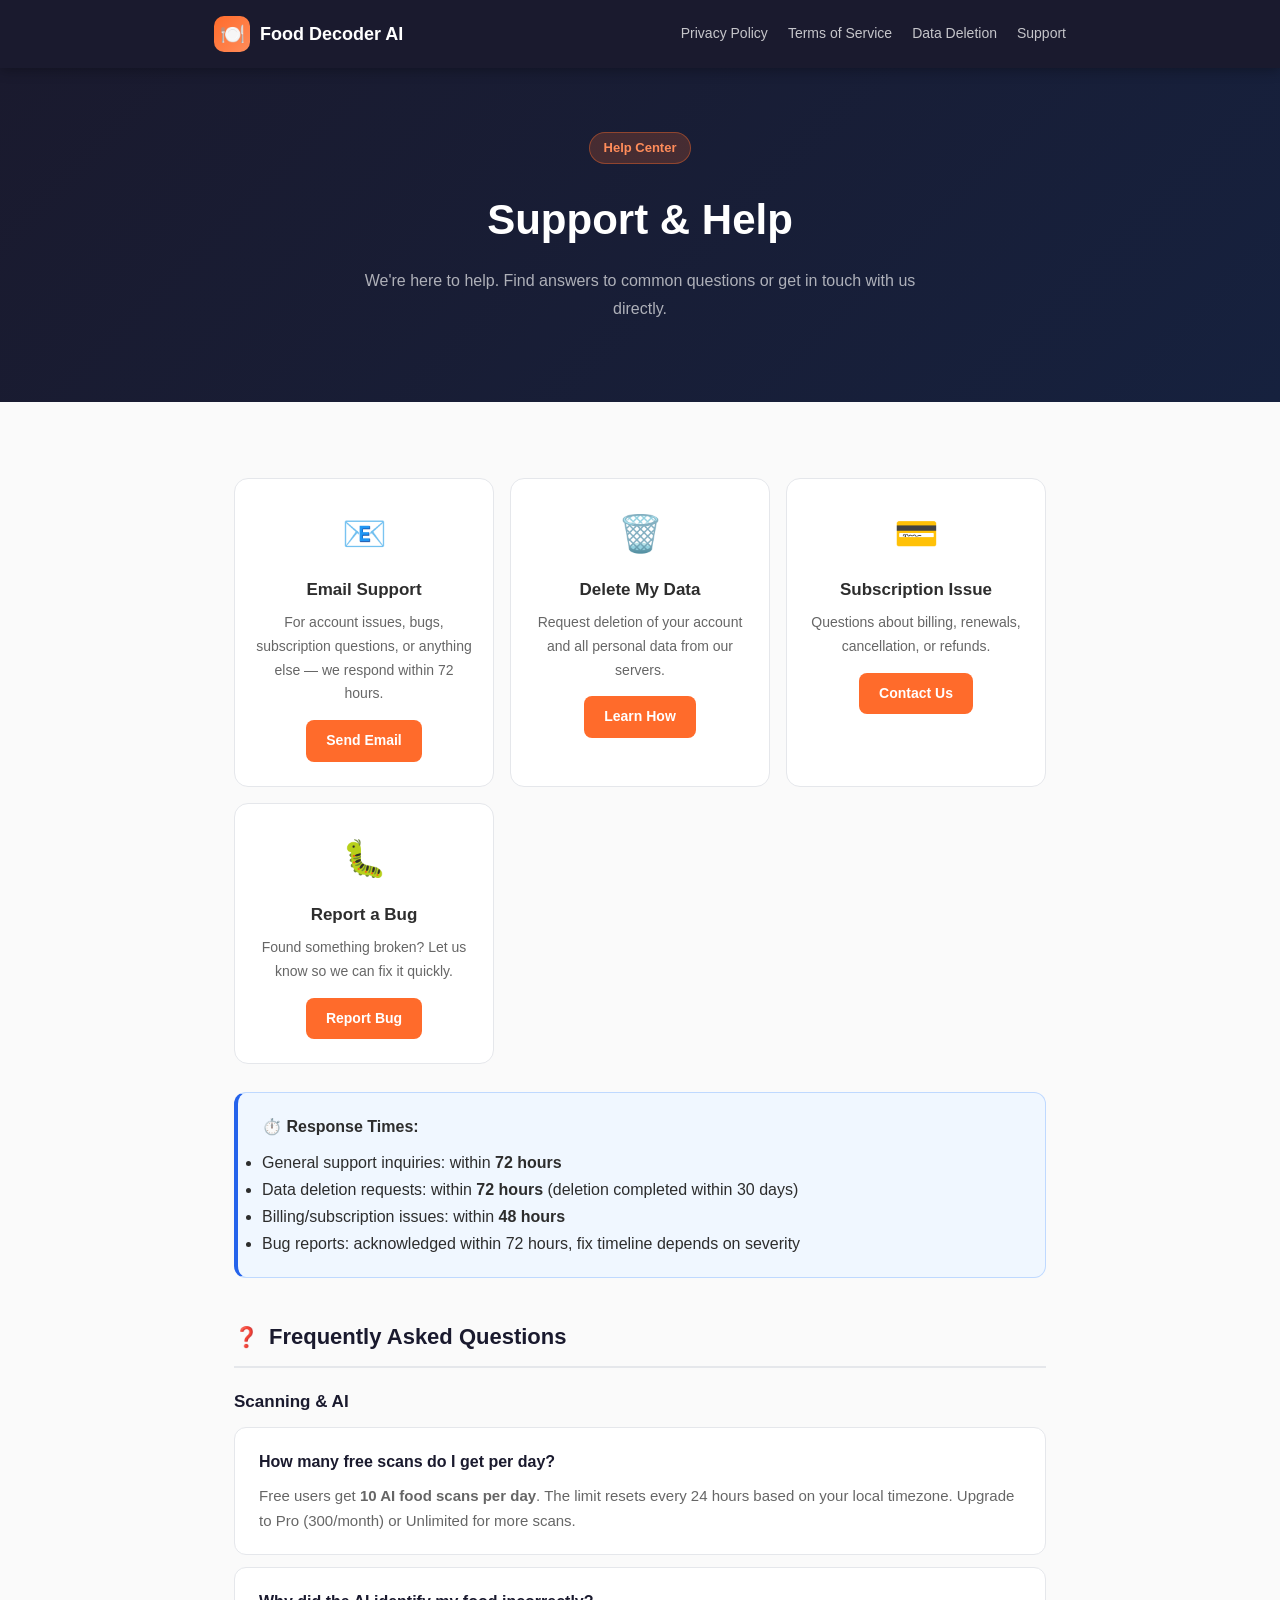
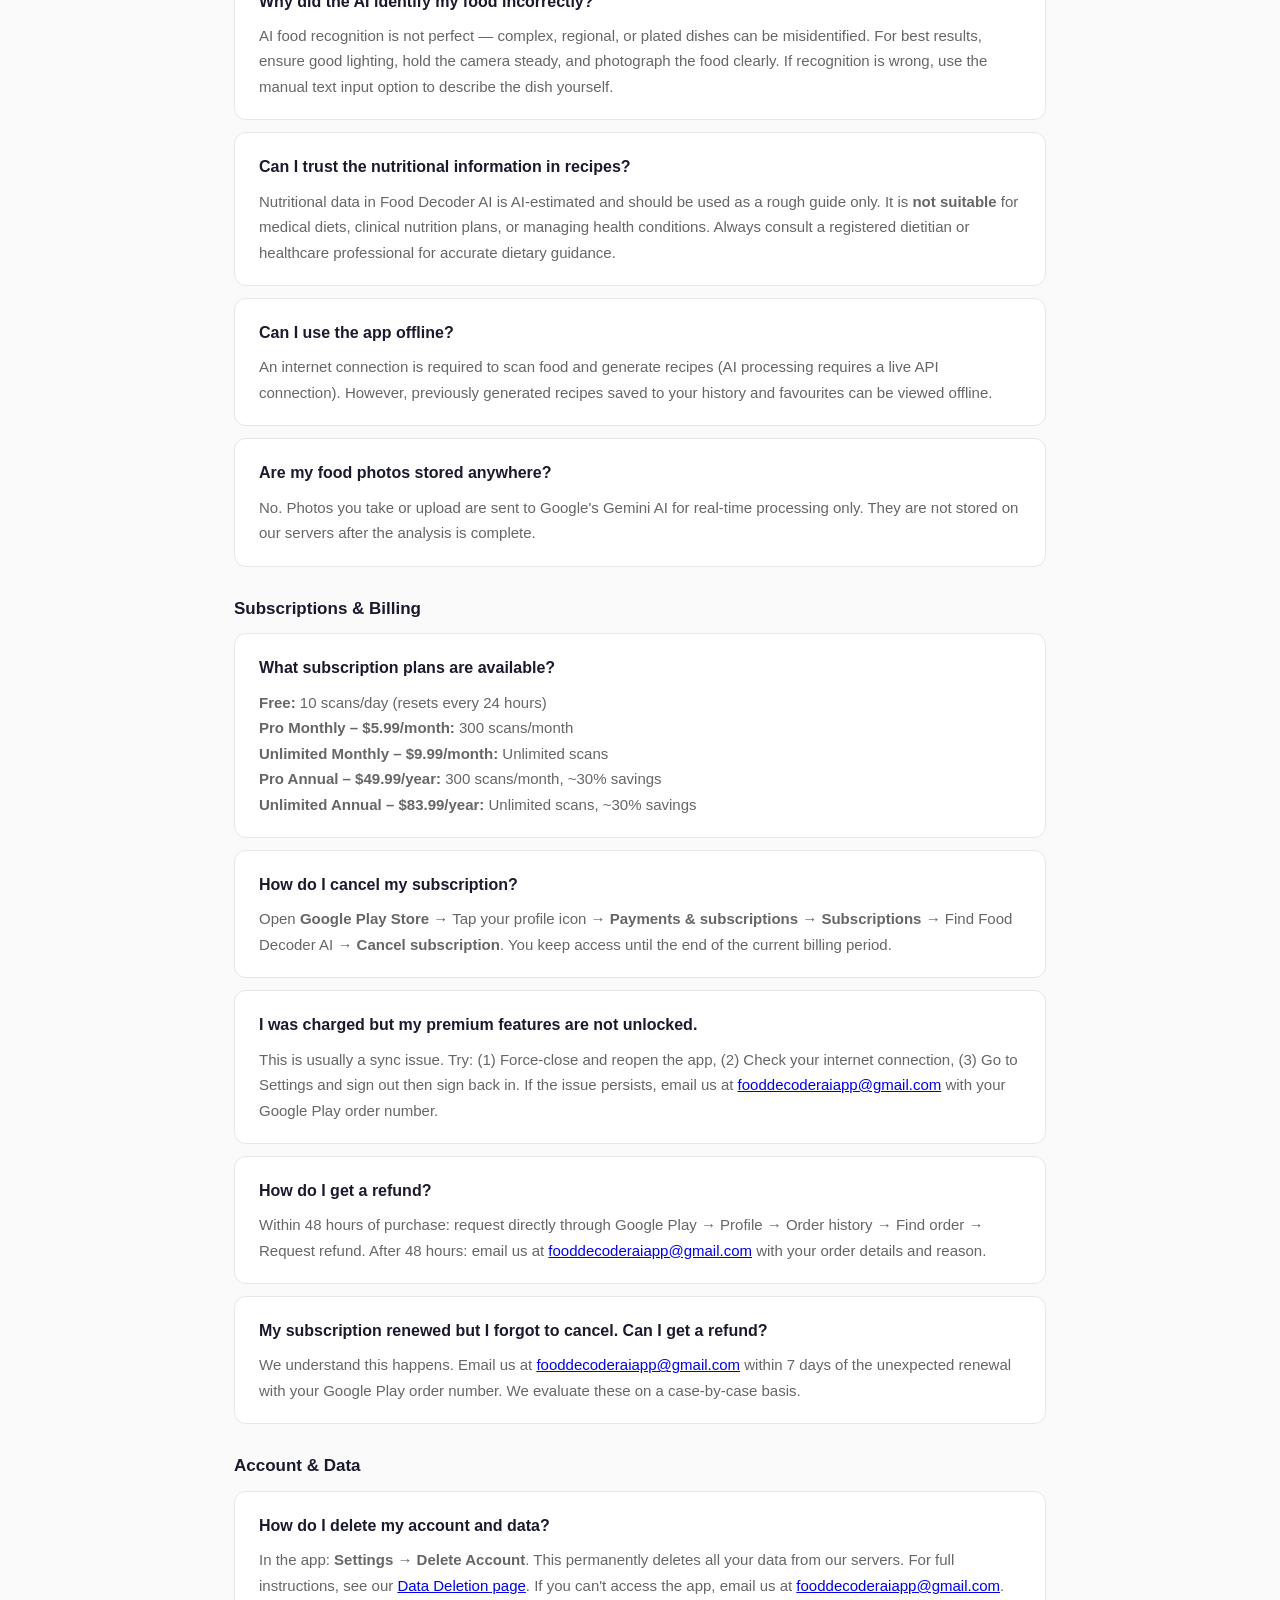
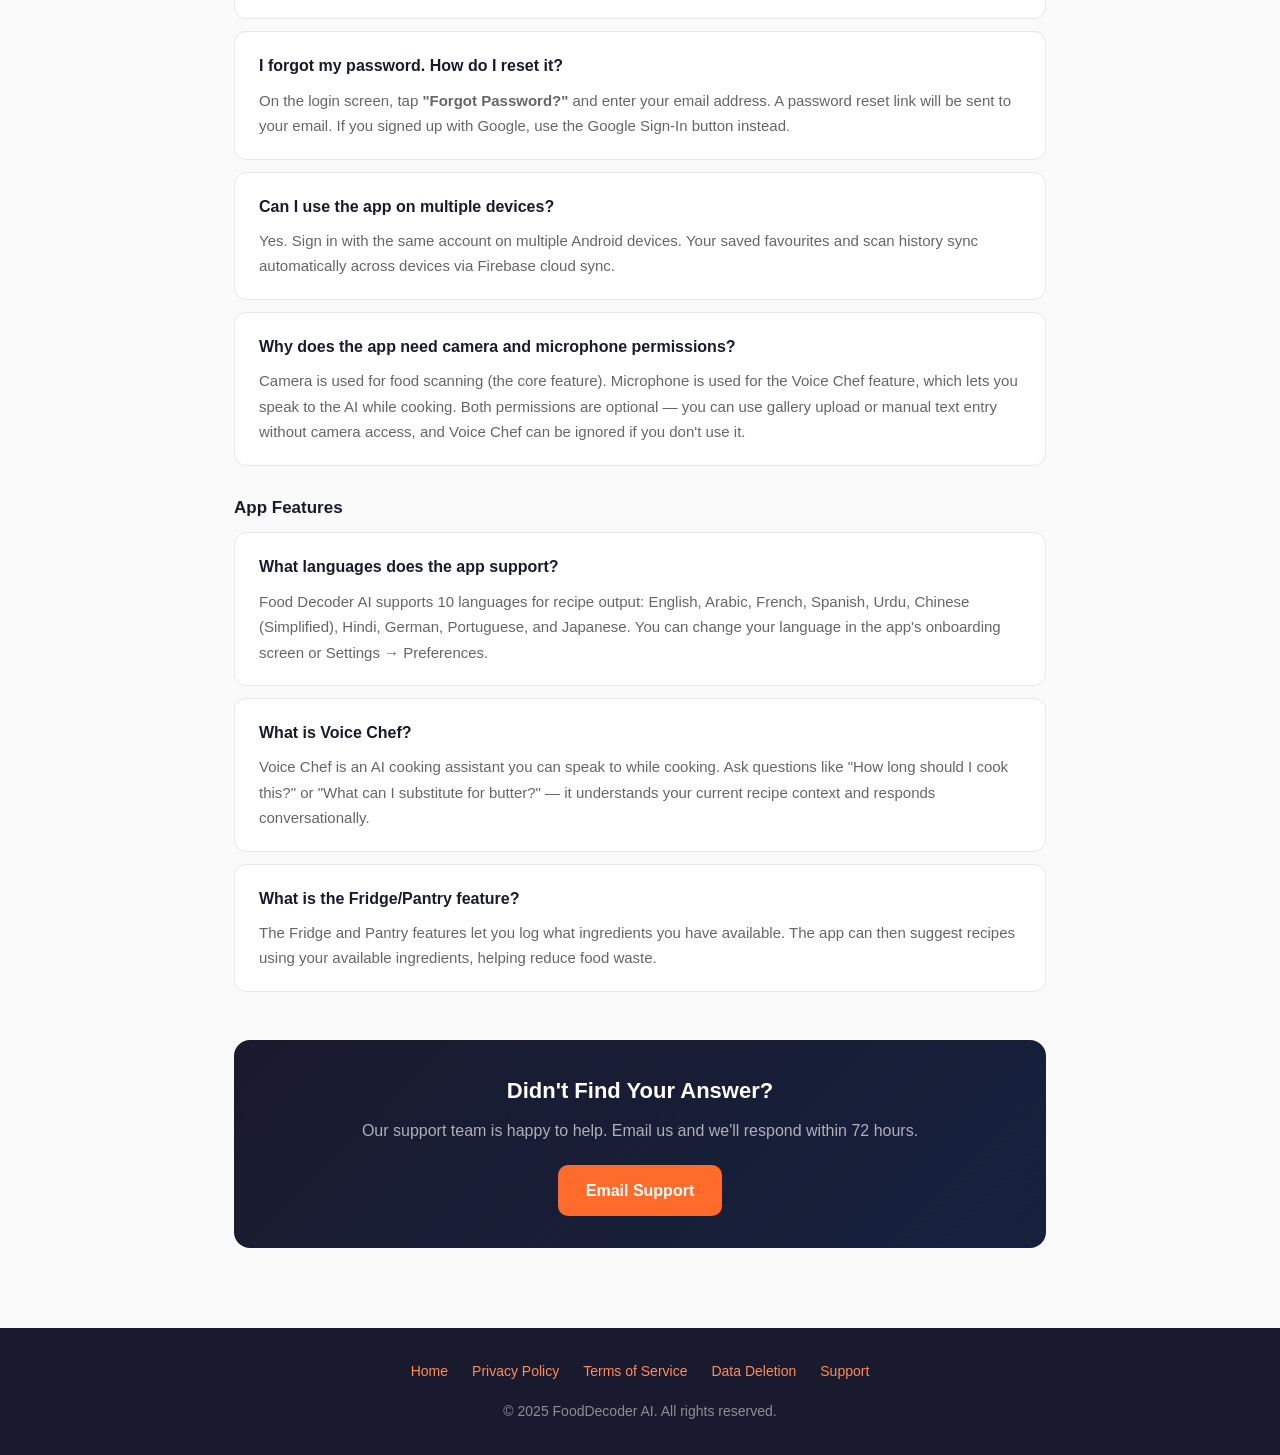
<file: support.html>
<!DOCTYPE html>
<html lang="en">
<head>
  <meta charset="UTF-8">
  <meta name="viewport" content="width=device-width, initial-scale=1.0">
  <title>Support — Food Decoder AI</title>
  <link rel="stylesheet" href="style.css">
  <style>
    .faq-item {
      background: var(--card);
      border: 1px solid var(--border);
      border-radius: 12px;
      padding: 20px 24px;
      margin-bottom: 12px;
    }
    .faq-item h4 { font-size: 16px; font-weight: 600; margin-bottom: 8px; color: var(--dark); }
    .faq-item p { margin: 0; color: var(--muted); font-size: 15px; }
    .support-grid {
      display: grid;
      grid-template-columns: repeat(auto-fit, minmax(220px, 1fr));
      gap: 16px;
      margin: 28px 0;
    }
    .support-card {
      background: var(--card);
      border: 1px solid var(--border);
      border-radius: 14px;
      padding: 24px 20px;
      text-align: center;
    }
    .support-card .icon { font-size: 36px; margin-bottom: 12px; }
    .support-card h4 { font-size: 17px; font-weight: 700; margin-bottom: 6px; }
    .support-card p { font-size: 14px; color: var(--muted); margin-bottom: 14px; }
    .support-card a {
      display: inline-block;
      background: var(--orange);
      color: white;
      text-decoration: none;
      padding: 9px 20px;
      border-radius: 8px;
      font-size: 14px;
      font-weight: 600;
    }
  </style>
</head>
<body>

<nav>
  <div class="nav-inner">
    <a class="nav-brand" href="index.html">
      <div class="nav-icon">🍽️</div>
      <span>Food Decoder AI</span>
    </a>
    <div class="nav-links">
      <a href="privacy-policy.html">Privacy Policy</a>
      <a href="terms-of-service.html">Terms of Service</a>
      <a href="data-deletion.html">Data Deletion</a>
      <a href="support.html">Support</a>
    </div>
  </div>
</nav>

<div class="hero">
  <div class="badge">Help Center</div>
  <h1>Support &amp; Help</h1>
  <p>We're here to help. Find answers to common questions or get in touch with us directly.</p>
</div>

<div class="content">

  <!-- Contact methods -->
  <div class="support-grid">
    <div class="support-card">
      <div class="icon">📧</div>
      <h4>Email Support</h4>
      <p>For account issues, bugs, subscription questions, or anything else — we respond within 72 hours.</p>
      <a href="mailto:fooddecoderaiapp@gmail.com">Send Email</a>
    </div>
    <div class="support-card">
      <div class="icon">🗑️</div>
      <h4>Delete My Data</h4>
      <p>Request deletion of your account and all personal data from our servers.</p>
      <a href="data-deletion.html">Learn How</a>
    </div>
    <div class="support-card">
      <div class="icon">💳</div>
      <h4>Subscription Issue</h4>
      <p>Questions about billing, renewals, cancellation, or refunds.</p>
      <a href="mailto:fooddecoderaiapp@gmail.com?subject=Subscription Issue">Contact Us</a>
    </div>
    <div class="support-card">
      <div class="icon">🐛</div>
      <h4>Report a Bug</h4>
      <p>Found something broken? Let us know so we can fix it quickly.</p>
      <a href="mailto:fooddecoderaiapp@gmail.com?subject=Bug Report">Report Bug</a>
    </div>
  </div>

  <!-- Response times -->
  <div class="card info" style="margin-bottom:40px;">
    <strong>⏱️ Response Times:</strong>
    <ul style="margin-top:8px; margin-bottom:0;">
      <li>General support inquiries: within <strong>72 hours</strong></li>
      <li>Data deletion requests: within <strong>72 hours</strong> (deletion completed within 30 days)</li>
      <li>Billing/subscription issues: within <strong>48 hours</strong></li>
      <li>Bug reports: acknowledged within 72 hours, fix timeline depends on severity</li>
    </ul>
  </div>

  <!-- FAQ -->
  <div class="section" id="faq">
    <h2><span class="icon">❓</span> Frequently Asked Questions</h2>

    <h3>Scanning &amp; AI</h3>

    <div class="faq-item">
      <h4>How many free scans do I get per day?</h4>
      <p>Free users get <strong>10 AI food scans per day</strong>. The limit resets every 24 hours based on your local timezone. Upgrade to Pro (300/month) or Unlimited for more scans.</p>
    </div>

    <div class="faq-item">
      <h4>Why did the AI identify my food incorrectly?</h4>
      <p>AI food recognition is not perfect — complex, regional, or plated dishes can be misidentified. For best results, ensure good lighting, hold the camera steady, and photograph the food clearly. If recognition is wrong, use the manual text input option to describe the dish yourself.</p>
    </div>

    <div class="faq-item">
      <h4>Can I trust the nutritional information in recipes?</h4>
      <p>Nutritional data in Food Decoder AI is AI-estimated and should be used as a rough guide only. It is <strong>not suitable</strong> for medical diets, clinical nutrition plans, or managing health conditions. Always consult a registered dietitian or healthcare professional for accurate dietary guidance.</p>
    </div>

    <div class="faq-item">
      <h4>Can I use the app offline?</h4>
      <p>An internet connection is required to scan food and generate recipes (AI processing requires a live API connection). However, previously generated recipes saved to your history and favourites can be viewed offline.</p>
    </div>

    <div class="faq-item">
      <h4>Are my food photos stored anywhere?</h4>
      <p>No. Photos you take or upload are sent to Google's Gemini AI for real-time processing only. They are not stored on our servers after the analysis is complete.</p>
    </div>

    <h3 style="margin-top:28px;">Subscriptions &amp; Billing</h3>

    <div class="faq-item">
      <h4>What subscription plans are available?</h4>
      <p>
        <strong>Free:</strong> 10 scans/day (resets every 24 hours)<br>
        <strong>Pro Monthly – $5.99/month:</strong> 300 scans/month<br>
        <strong>Unlimited Monthly – $9.99/month:</strong> Unlimited scans<br>
        <strong>Pro Annual – $49.99/year:</strong> 300 scans/month, ~30% savings<br>
        <strong>Unlimited Annual – $83.99/year:</strong> Unlimited scans, ~30% savings
      </p>
    </div>

    <div class="faq-item">
      <h4>How do I cancel my subscription?</h4>
      <p>Open <strong>Google Play Store</strong> → Tap your profile icon → <strong>Payments &amp; subscriptions</strong> → <strong>Subscriptions</strong> → Find Food Decoder AI → <strong>Cancel subscription</strong>. You keep access until the end of the current billing period.</p>
    </div>

    <div class="faq-item">
      <h4>I was charged but my premium features are not unlocked.</h4>
      <p>This is usually a sync issue. Try: (1) Force-close and reopen the app, (2) Check your internet connection, (3) Go to Settings and sign out then sign back in. If the issue persists, email us at <a href="mailto:fooddecoderaiapp@gmail.com">fooddecoderaiapp@gmail.com</a> with your Google Play order number.</p>
    </div>

    <div class="faq-item">
      <h4>How do I get a refund?</h4>
      <p>Within 48 hours of purchase: request directly through Google Play → Profile → Order history → Find order → Request refund. After 48 hours: email us at <a href="mailto:fooddecoderaiapp@gmail.com">fooddecoderaiapp@gmail.com</a> with your order details and reason.</p>
    </div>

    <div class="faq-item">
      <h4>My subscription renewed but I forgot to cancel. Can I get a refund?</h4>
      <p>We understand this happens. Email us at <a href="mailto:fooddecoderaiapp@gmail.com">fooddecoderaiapp@gmail.com</a> within 7 days of the unexpected renewal with your Google Play order number. We evaluate these on a case-by-case basis.</p>
    </div>

    <h3 style="margin-top:28px;">Account &amp; Data</h3>

    <div class="faq-item">
      <h4>How do I delete my account and data?</h4>
      <p>In the app: <strong>Settings → Delete Account</strong>. This permanently deletes all your data from our servers. For full instructions, see our <a href="data-deletion.html">Data Deletion page</a>. If you can't access the app, email us at <a href="mailto:fooddecoderaiapp@gmail.com">fooddecoderaiapp@gmail.com</a>.</p>
    </div>

    <div class="faq-item">
      <h4>I forgot my password. How do I reset it?</h4>
      <p>On the login screen, tap <strong>"Forgot Password?"</strong> and enter your email address. A password reset link will be sent to your email. If you signed up with Google, use the Google Sign-In button instead.</p>
    </div>

    <div class="faq-item">
      <h4>Can I use the app on multiple devices?</h4>
      <p>Yes. Sign in with the same account on multiple Android devices. Your saved favourites and scan history sync automatically across devices via Firebase cloud sync.</p>
    </div>

    <div class="faq-item">
      <h4>Why does the app need camera and microphone permissions?</h4>
      <p>Camera is used for food scanning (the core feature). Microphone is used for the Voice Chef feature, which lets you speak to the AI while cooking. Both permissions are optional — you can use gallery upload or manual text entry without camera access, and Voice Chef can be ignored if you don't use it.</p>
    </div>

    <h3 style="margin-top:28px;">App Features</h3>

    <div class="faq-item">
      <h4>What languages does the app support?</h4>
      <p>Food Decoder AI supports 10 languages for recipe output: English, Arabic, French, Spanish, Urdu, Chinese (Simplified), Hindi, German, Portuguese, and Japanese. You can change your language in the app's onboarding screen or Settings → Preferences.</p>
    </div>

    <div class="faq-item">
      <h4>What is Voice Chef?</h4>
      <p>Voice Chef is an AI cooking assistant you can speak to while cooking. Ask questions like "How long should I cook this?" or "What can I substitute for butter?" — it understands your current recipe context and responds conversationally.</p>
    </div>

    <div class="faq-item">
      <h4>What is the Fridge/Pantry feature?</h4>
      <p>The Fridge and Pantry features let you log what ingredients you have available. The app can then suggest recipes using your available ingredients, helping reduce food waste.</p>
    </div>
  </div>

  <div class="contact-box">
    <h3>Didn't Find Your Answer?</h3>
    <p>Our support team is happy to help. Email us and we'll respond within 72 hours.</p>
    <a href="mailto:fooddecoderaiapp@gmail.com?subject=Support Request — Food Decoder AI">Email Support</a>
  </div>

</div>

<footer>
  <div class="footer-links">
    <a href="index.html">Home</a>
    <a href="privacy-policy.html">Privacy Policy</a>
    <a href="terms-of-service.html">Terms of Service</a>
    <a href="data-deletion.html">Data Deletion</a>
    <a href="support.html">Support</a>
  </div>
  &copy; 2025 FoodDecoder AI. All rights reserved.
</footer>

</body>
</html>
</file>
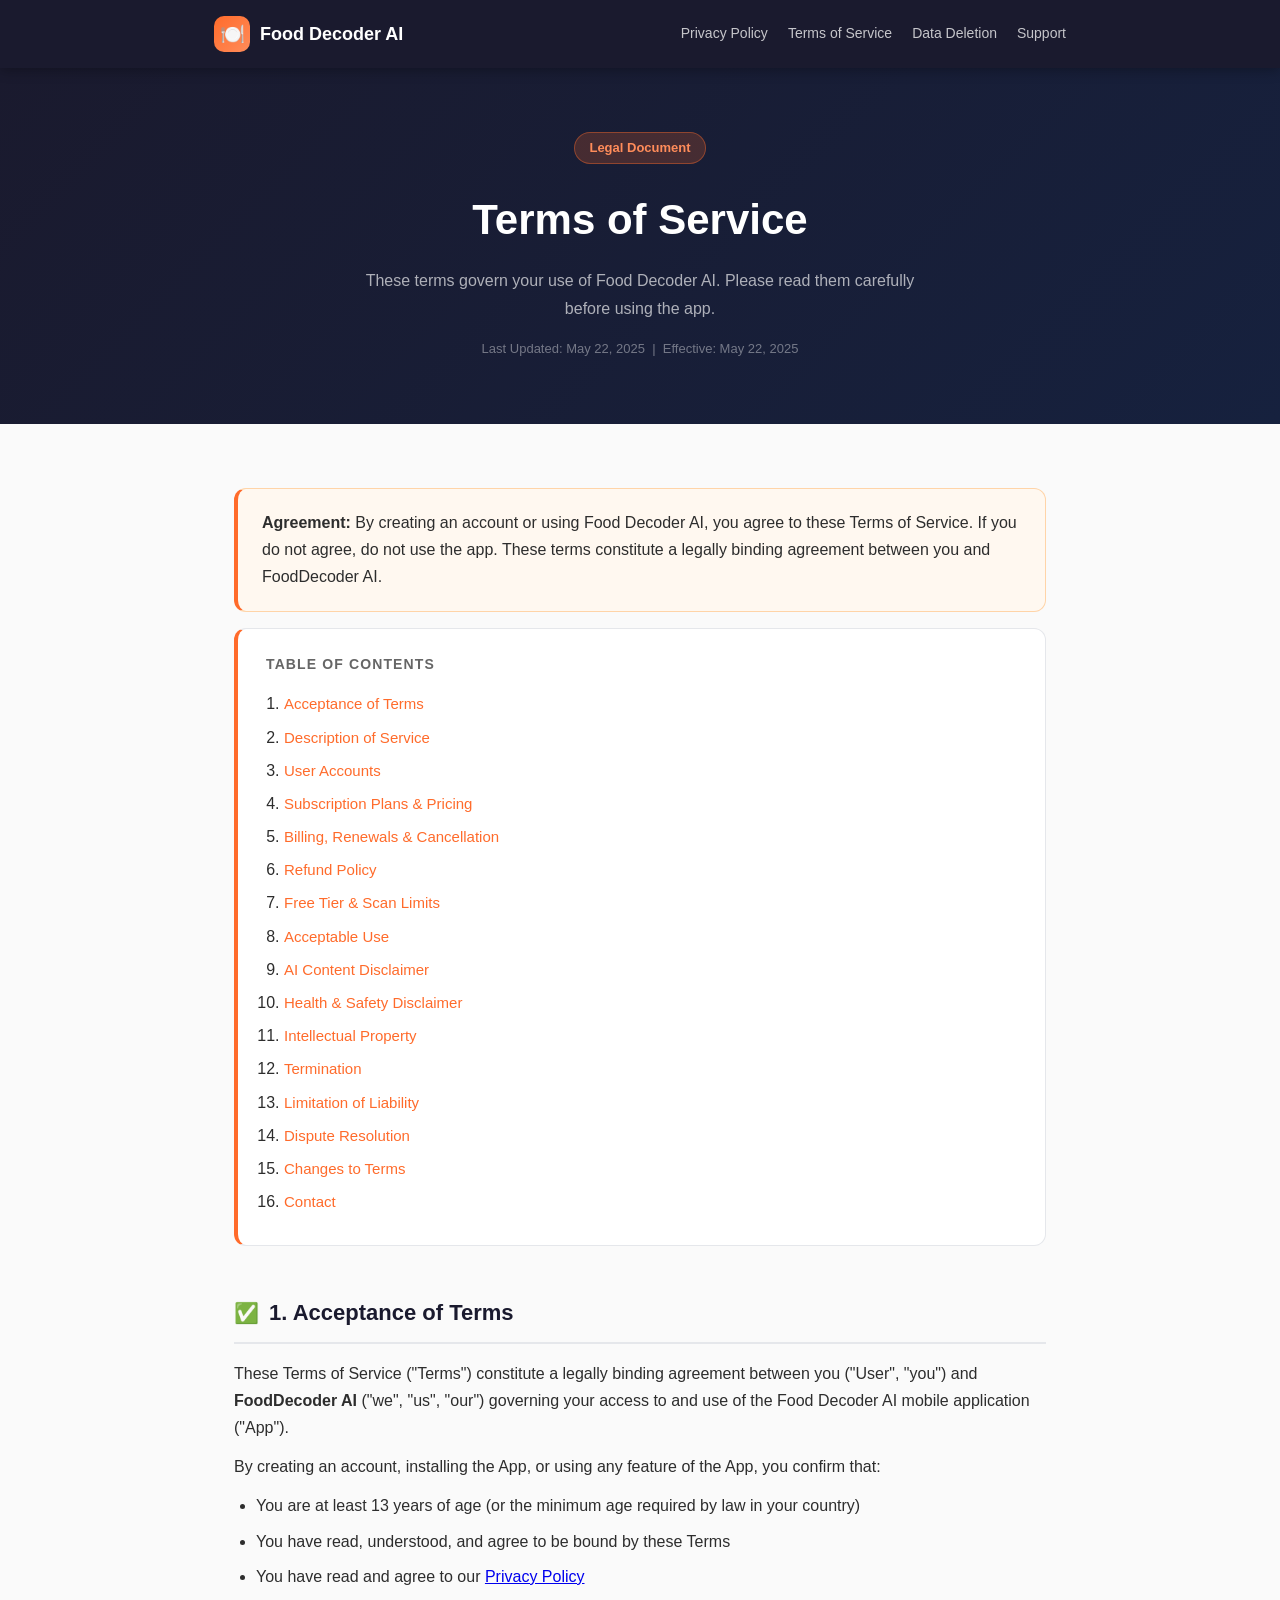
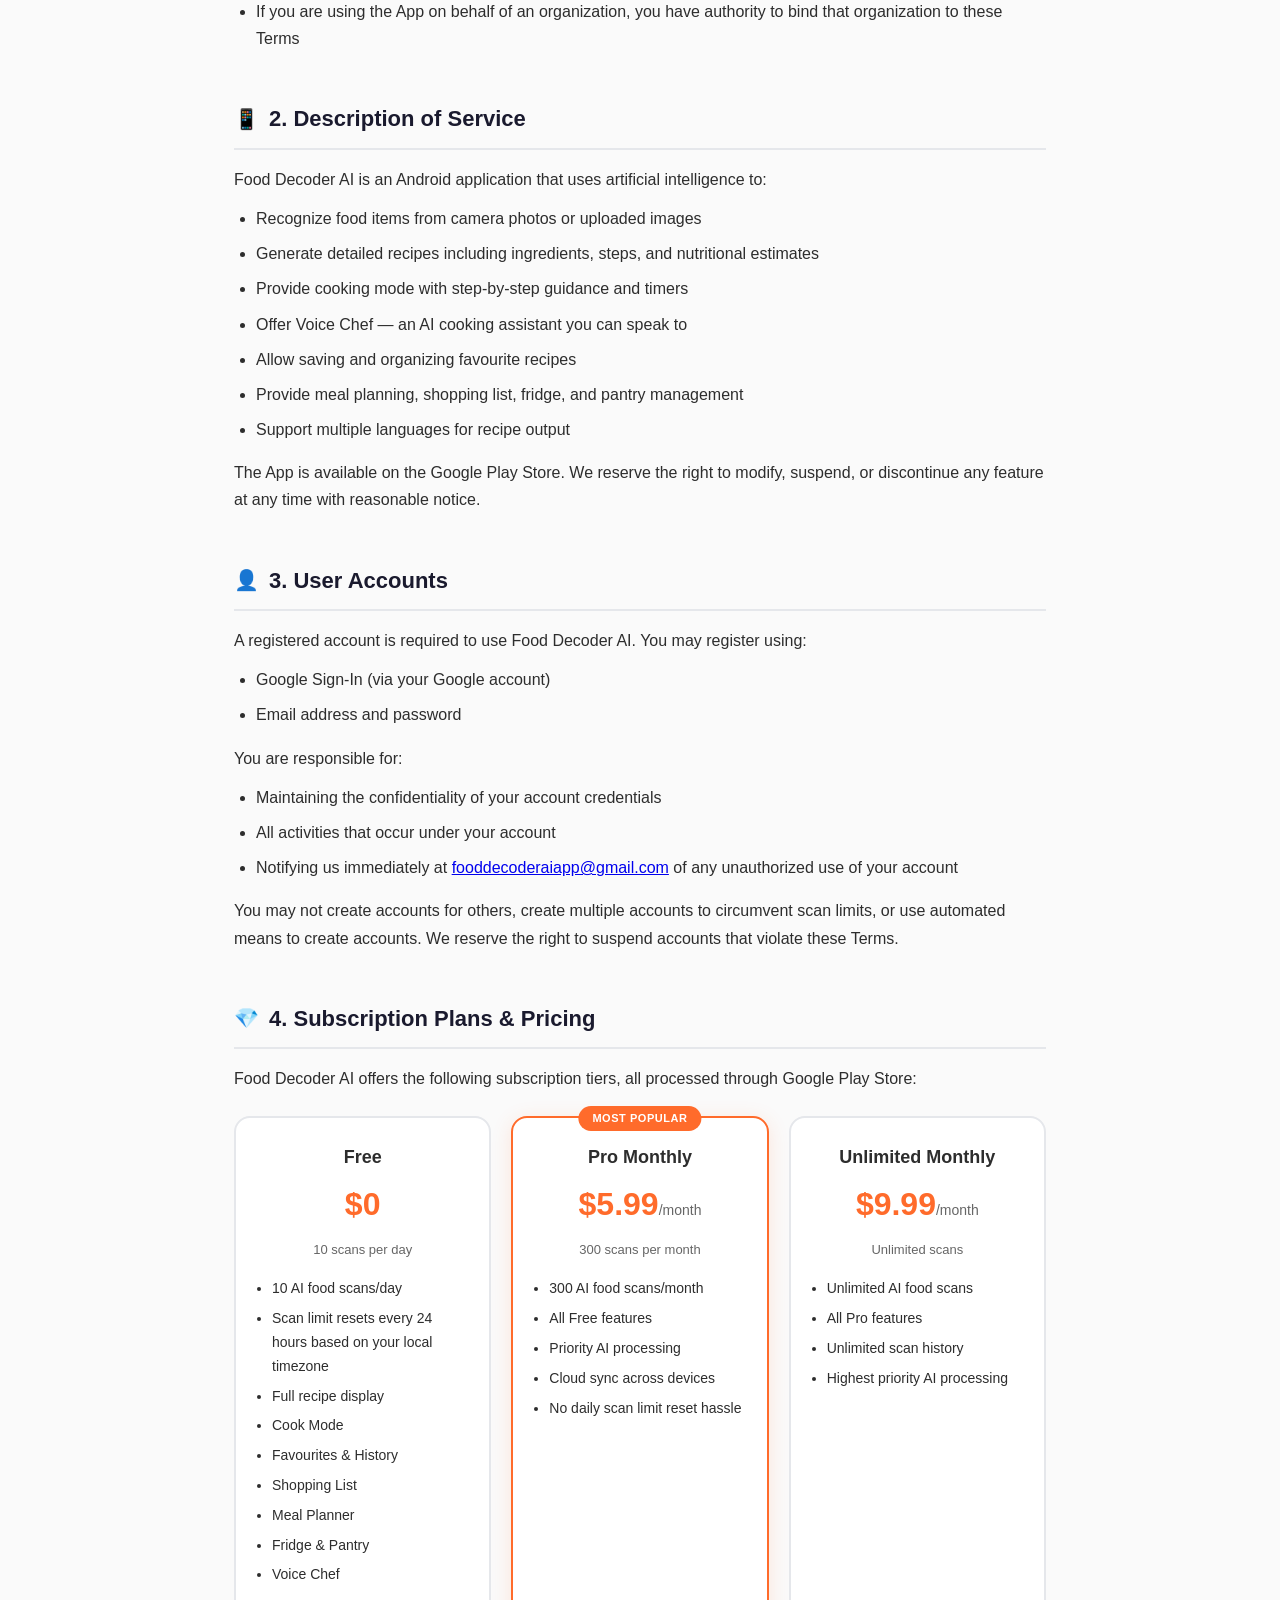
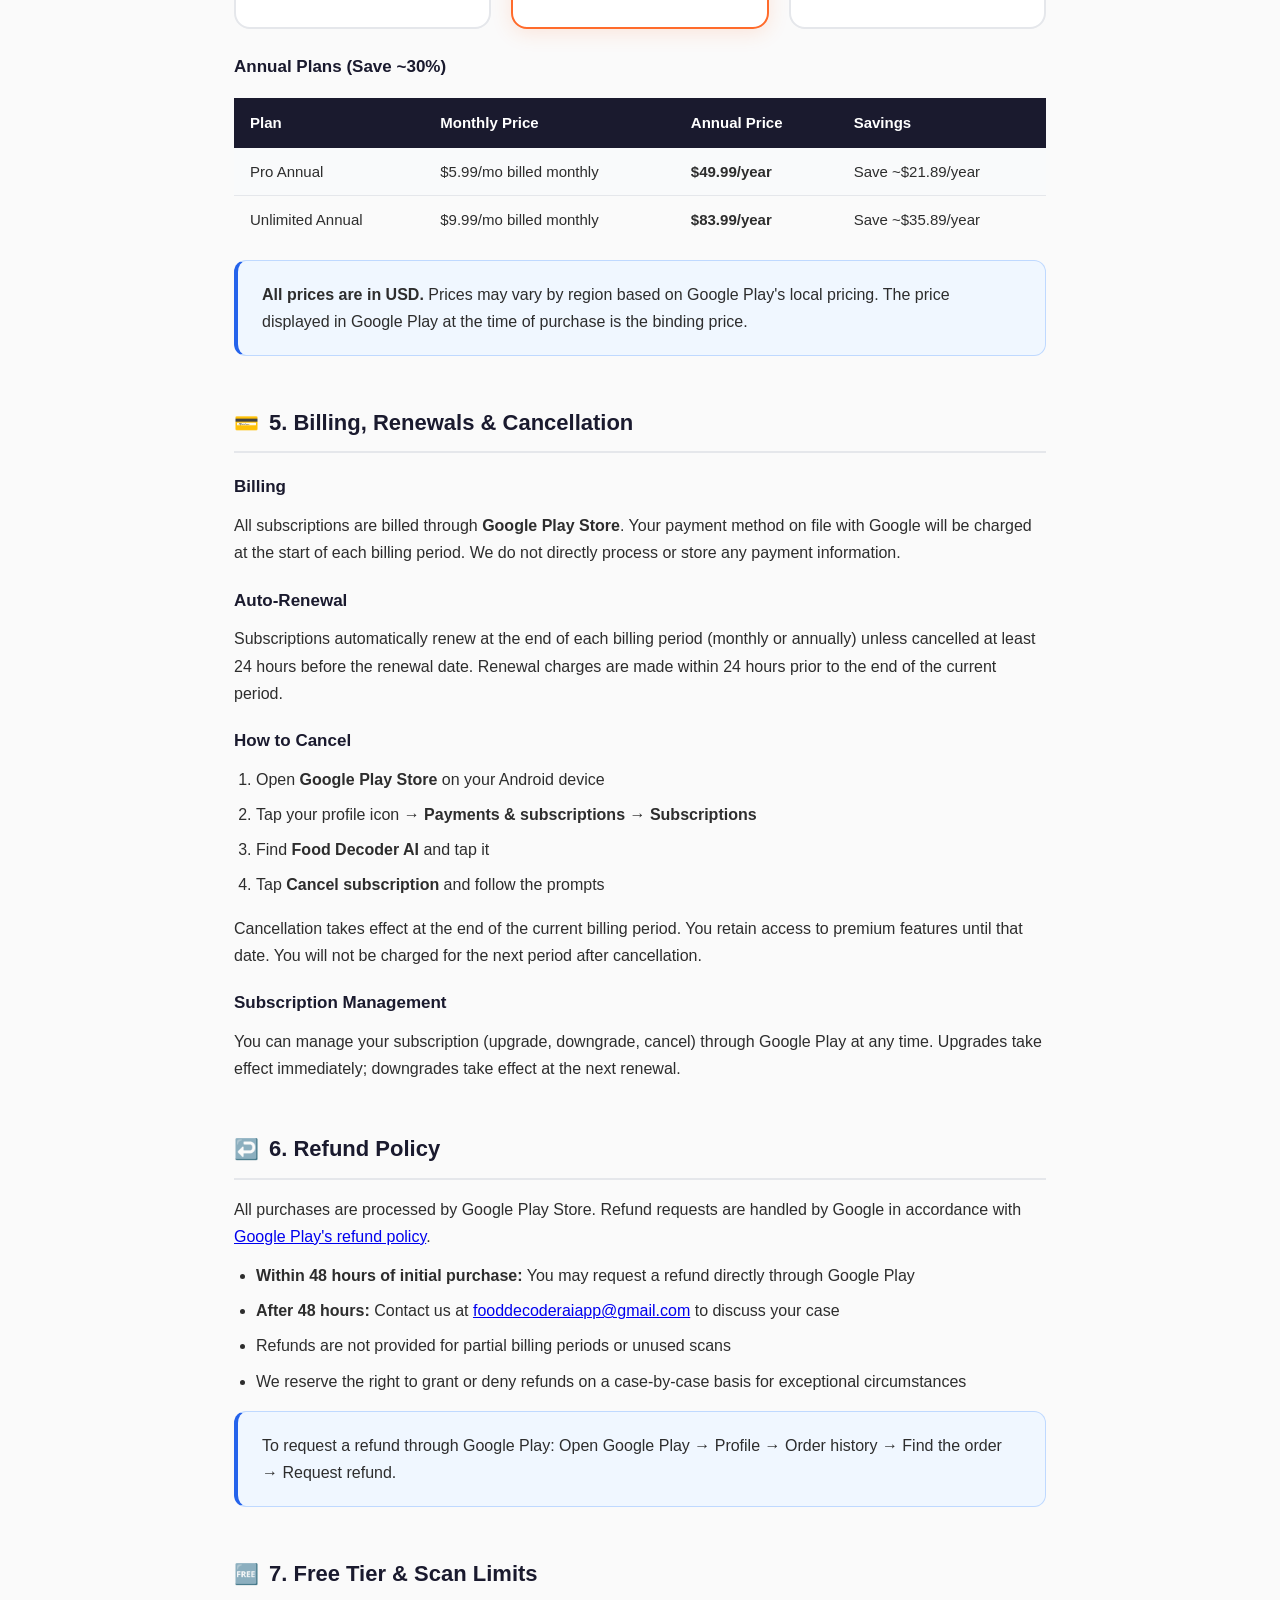
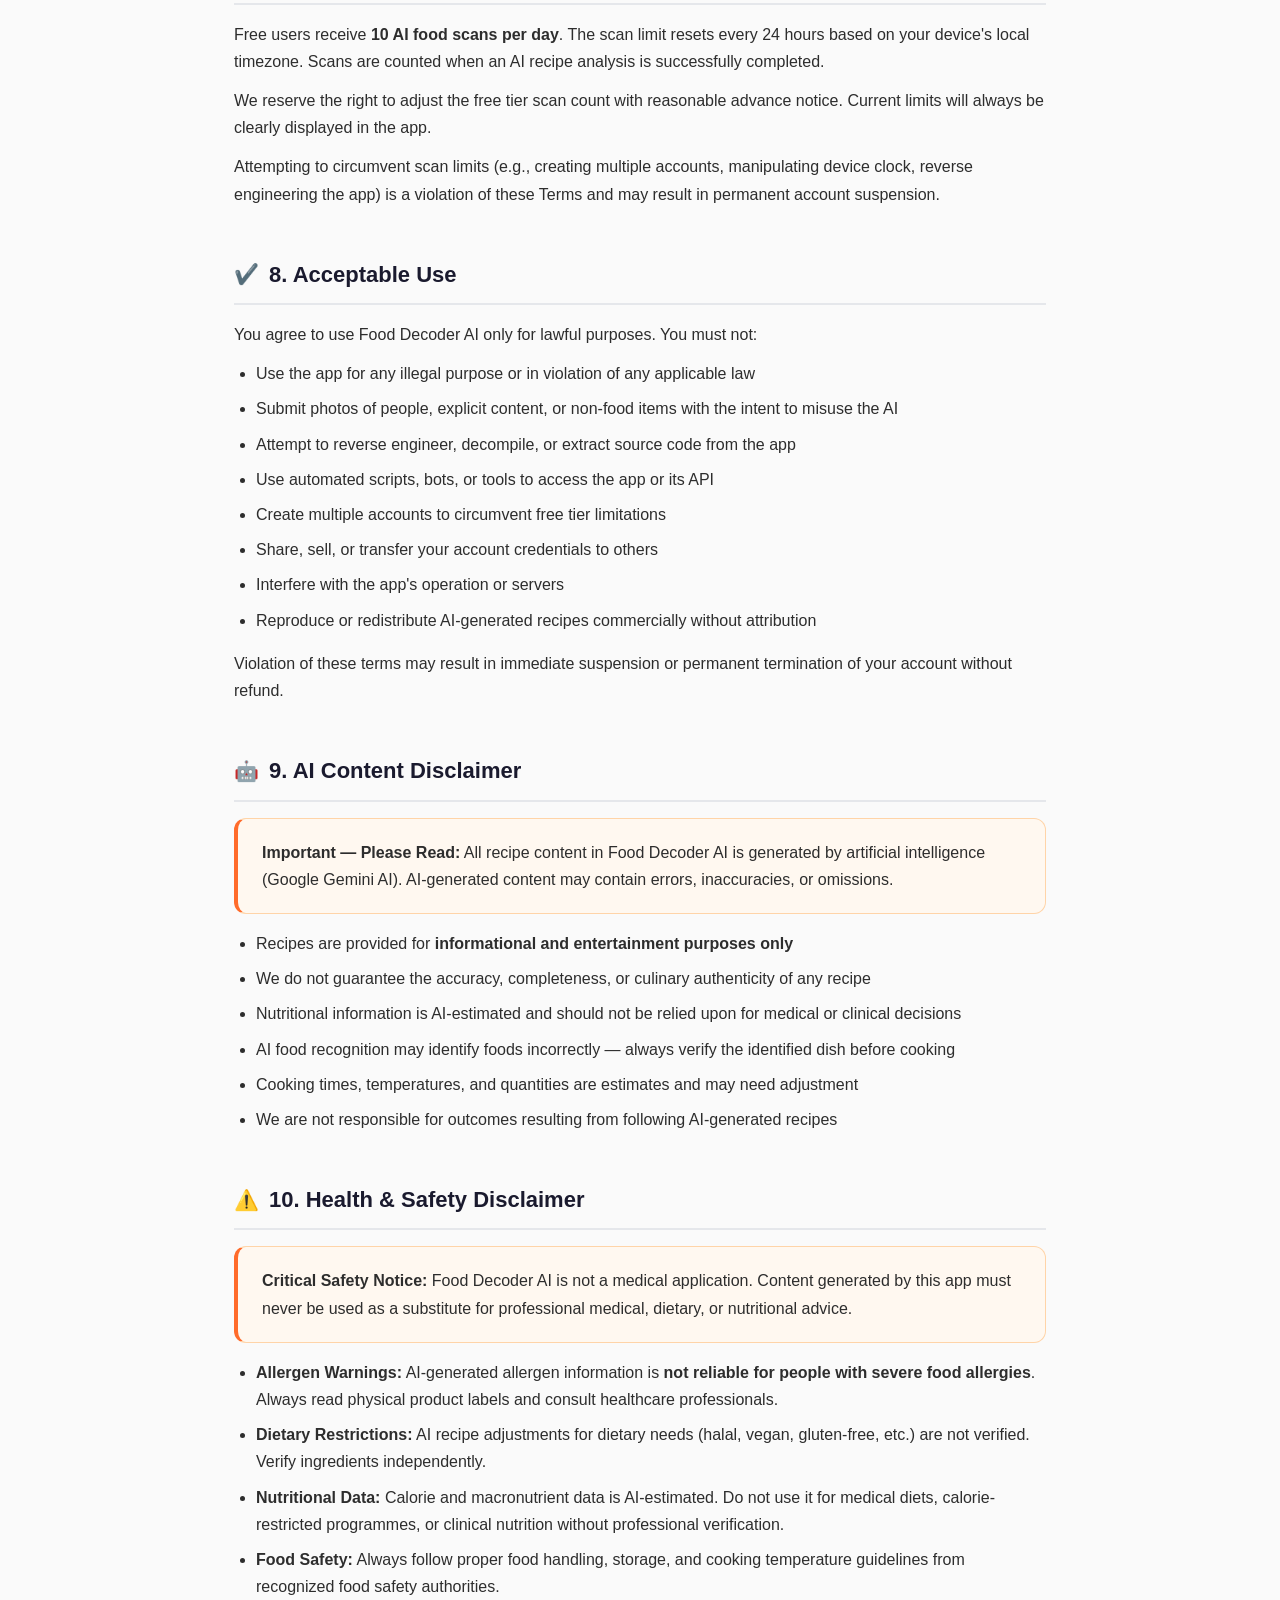
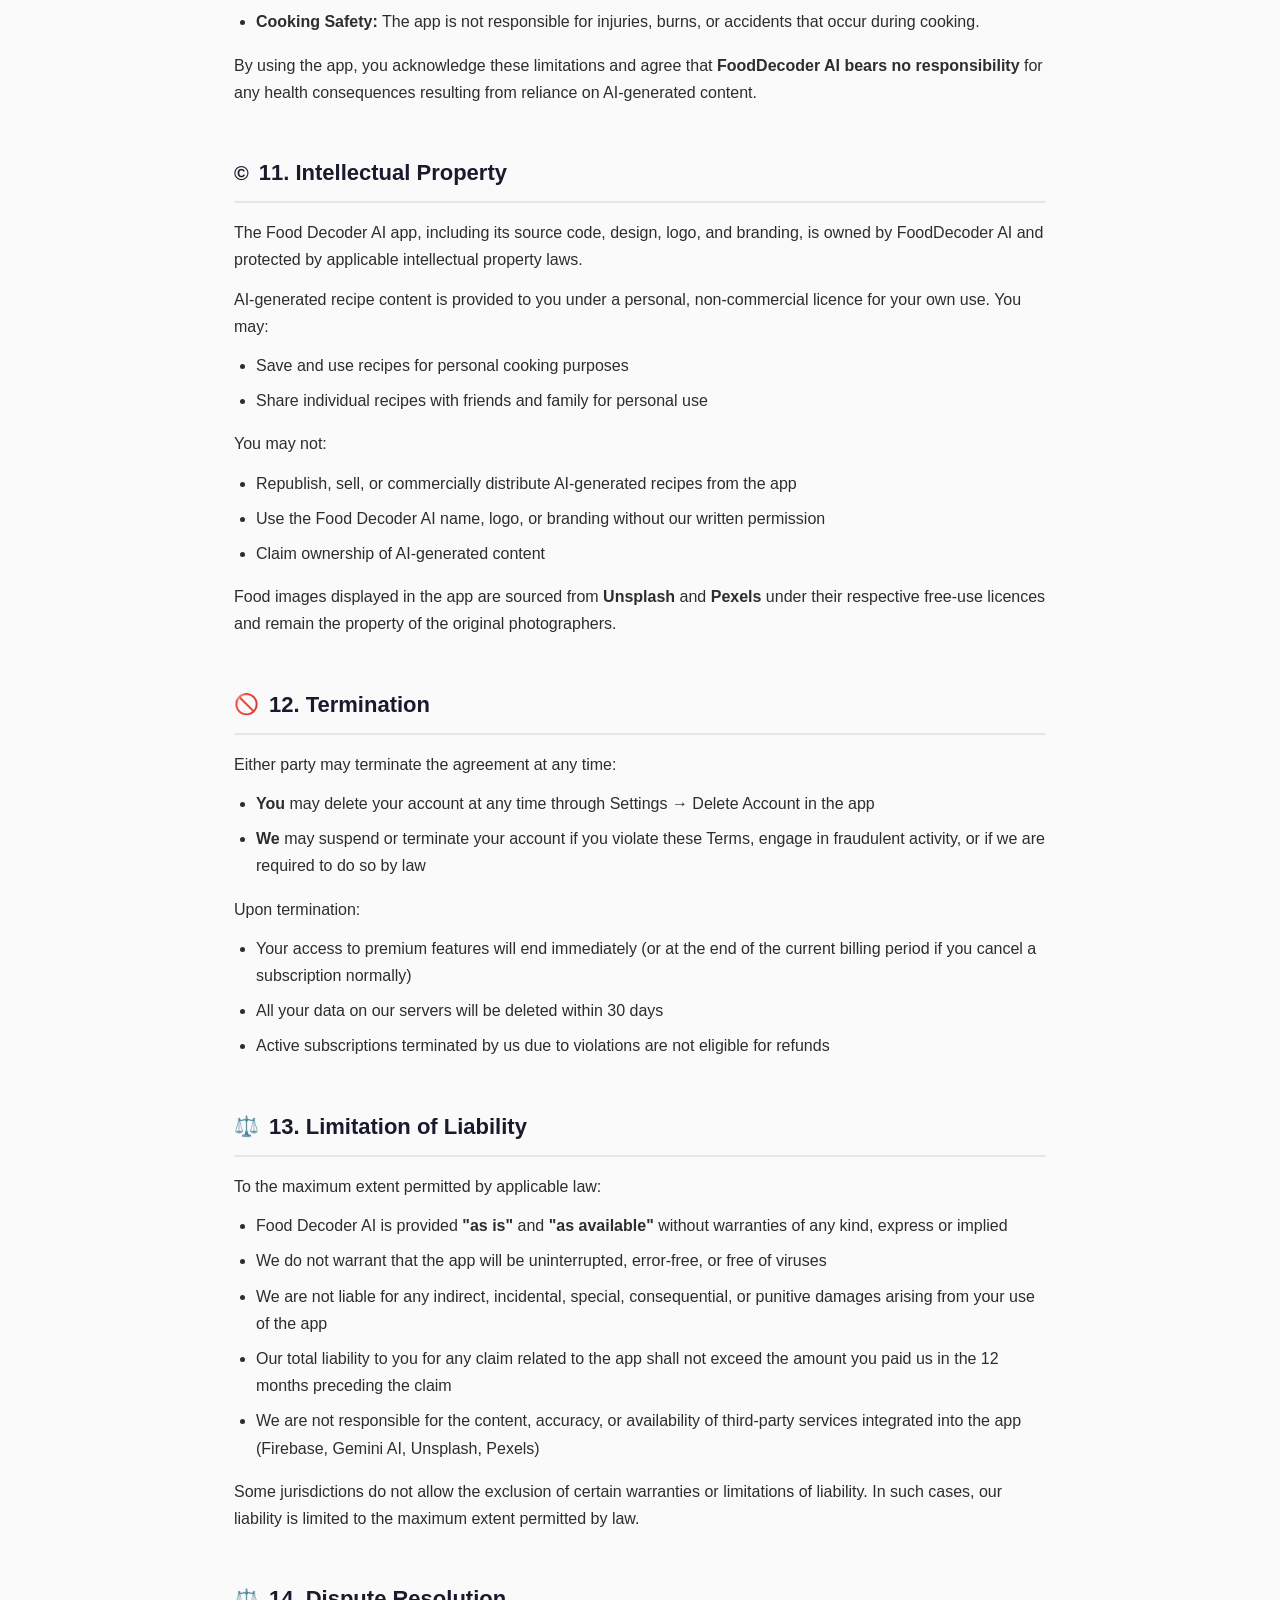
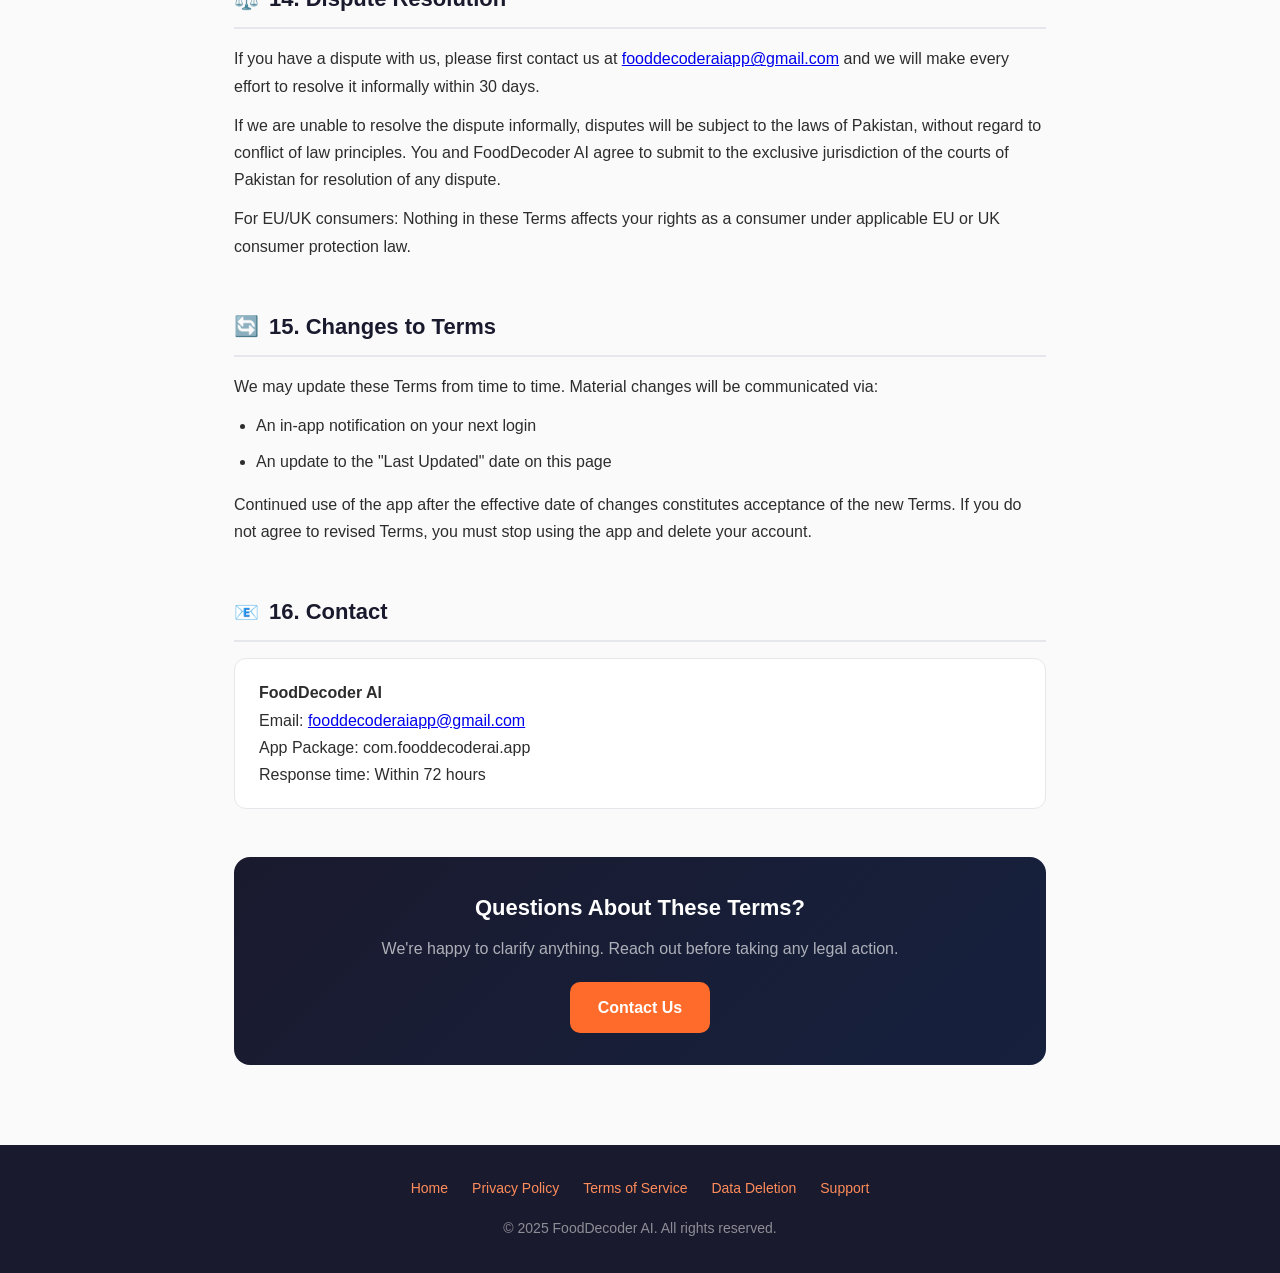
<file: terms-of-service.html>
<!DOCTYPE html>
<html lang="en">
<head>
  <meta charset="UTF-8">
  <meta name="viewport" content="width=device-width, initial-scale=1.0">
  <title>Terms of Service — Food Decoder AI</title>
  <link rel="stylesheet" href="style.css">
</head>
<body>

<nav>
  <div class="nav-inner">
    <a class="nav-brand" href="index.html">
      <div class="nav-icon">🍽️</div>
      <span>Food Decoder AI</span>
    </a>
    <div class="nav-links">
      <a href="privacy-policy.html">Privacy Policy</a>
      <a href="terms-of-service.html">Terms of Service</a>
      <a href="data-deletion.html">Data Deletion</a>
      <a href="support.html">Support</a>
    </div>
  </div>
</nav>

<div class="hero">
  <div class="badge">Legal Document</div>
  <h1>Terms of Service</h1>
  <p>These terms govern your use of Food Decoder AI. Please read them carefully before using the app.</p>
  <div class="last-updated">Last Updated: May 22, 2025 &nbsp;|&nbsp; Effective: May 22, 2025</div>
</div>

<div class="content">

  <div class="card warning">
    <strong>Agreement:</strong> By creating an account or using Food Decoder AI, you agree to these Terms of Service. If you do not agree, do not use the app. These terms constitute a legally binding agreement between you and FoodDecoder AI.
  </div>

  <div class="toc">
    <h3>Table of Contents</h3>
    <ol>
      <li><a href="#acceptance">Acceptance of Terms</a></li>
      <li><a href="#description">Description of Service</a></li>
      <li><a href="#accounts">User Accounts</a></li>
      <li><a href="#subscriptions">Subscription Plans &amp; Pricing</a></li>
      <li><a href="#billing">Billing, Renewals &amp; Cancellation</a></li>
      <li><a href="#refunds">Refund Policy</a></li>
      <li><a href="#free-tier">Free Tier &amp; Scan Limits</a></li>
      <li><a href="#acceptable-use">Acceptable Use</a></li>
      <li><a href="#ai-disclaimer">AI Content Disclaimer</a></li>
      <li><a href="#health-disclaimer">Health &amp; Safety Disclaimer</a></li>
      <li><a href="#intellectual-property">Intellectual Property</a></li>
      <li><a href="#termination">Termination</a></li>
      <li><a href="#liability">Limitation of Liability</a></li>
      <li><a href="#disputes">Dispute Resolution</a></li>
      <li><a href="#changes">Changes to Terms</a></li>
      <li><a href="#contact">Contact</a></li>
    </ol>
  </div>

  <!-- 1 -->
  <div class="section" id="acceptance">
    <h2><span class="icon">✅</span> 1. Acceptance of Terms</h2>
    <p>These Terms of Service ("Terms") constitute a legally binding agreement between you ("User", "you") and <strong>FoodDecoder AI</strong> ("we", "us", "our") governing your access to and use of the Food Decoder AI mobile application ("App").</p>
    <p>By creating an account, installing the App, or using any feature of the App, you confirm that:</p>
    <ul>
      <li>You are at least 13 years of age (or the minimum age required by law in your country)</li>
      <li>You have read, understood, and agree to be bound by these Terms</li>
      <li>You have read and agree to our <a href="privacy-policy.html">Privacy Policy</a></li>
      <li>If you are using the App on behalf of an organization, you have authority to bind that organization to these Terms</li>
    </ul>
  </div>

  <!-- 2 -->
  <div class="section" id="description">
    <h2><span class="icon">📱</span> 2. Description of Service</h2>
    <p>Food Decoder AI is an Android application that uses artificial intelligence to:</p>
    <ul>
      <li>Recognize food items from camera photos or uploaded images</li>
      <li>Generate detailed recipes including ingredients, steps, and nutritional estimates</li>
      <li>Provide cooking mode with step-by-step guidance and timers</li>
      <li>Offer Voice Chef — an AI cooking assistant you can speak to</li>
      <li>Allow saving and organizing favourite recipes</li>
      <li>Provide meal planning, shopping list, fridge, and pantry management</li>
      <li>Support multiple languages for recipe output</li>
    </ul>
    <p>The App is available on the Google Play Store. We reserve the right to modify, suspend, or discontinue any feature at any time with reasonable notice.</p>
  </div>

  <!-- 3 -->
  <div class="section" id="accounts">
    <h2><span class="icon">👤</span> 3. User Accounts</h2>
    <p>A registered account is required to use Food Decoder AI. You may register using:</p>
    <ul>
      <li>Google Sign-In (via your Google account)</li>
      <li>Email address and password</li>
    </ul>
    <p>You are responsible for:</p>
    <ul>
      <li>Maintaining the confidentiality of your account credentials</li>
      <li>All activities that occur under your account</li>
      <li>Notifying us immediately at <a href="mailto:fooddecoderaiapp@gmail.com">fooddecoderaiapp@gmail.com</a> of any unauthorized use of your account</li>
    </ul>
    <p>You may not create accounts for others, create multiple accounts to circumvent scan limits, or use automated means to create accounts. We reserve the right to suspend accounts that violate these Terms.</p>
  </div>

  <!-- 4 -->
  <div class="section" id="subscriptions">
    <h2><span class="icon">💎</span> 4. Subscription Plans &amp; Pricing</h2>
    <p>Food Decoder AI offers the following subscription tiers, all processed through Google Play Store:</p>

    <div class="pricing-grid">
      <div class="price-card">
        <h4>Free</h4>
        <div class="price">$0</div>
        <div class="scans">10 scans per day</div>
        <ul>
          <li>10 AI food scans/day</li>
          <li>Scan limit resets every 24 hours based on your local timezone</li>
          <li>Full recipe display</li>
          <li>Cook Mode</li>
          <li>Favourites &amp; History</li>
          <li>Shopping List</li>
          <li>Meal Planner</li>
          <li>Fridge &amp; Pantry</li>
          <li>Voice Chef</li>
        </ul>
      </div>
      <div class="price-card featured">
        <div class="badge-top">Most Popular</div>
        <h4>Pro Monthly</h4>
        <div class="price">$5.99<span>/month</span></div>
        <div class="scans">300 scans per month</div>
        <ul>
          <li>300 AI food scans/month</li>
          <li>All Free features</li>
          <li>Priority AI processing</li>
          <li>Cloud sync across devices</li>
          <li>No daily scan limit reset hassle</li>
        </ul>
      </div>
      <div class="price-card">
        <h4>Unlimited Monthly</h4>
        <div class="price">$9.99<span>/month</span></div>
        <div class="scans">Unlimited scans</div>
        <ul>
          <li>Unlimited AI food scans</li>
          <li>All Pro features</li>
          <li>Unlimited scan history</li>
          <li>Highest priority AI processing</li>
        </ul>
      </div>
    </div>

    <h3>Annual Plans (Save ~30%)</h3>
    <table>
      <tr><th>Plan</th><th>Monthly Price</th><th>Annual Price</th><th>Savings</th></tr>
      <tr><td>Pro Annual</td><td>$5.99/mo billed monthly</td><td><strong>$49.99/year</strong></td><td>Save ~$21.89/year</td></tr>
      <tr><td>Unlimited Annual</td><td>$9.99/mo billed monthly</td><td><strong>$83.99/year</strong></td><td>Save ~$35.89/year</td></tr>
    </table>

    <div class="card info">
      <strong>All prices are in USD.</strong> Prices may vary by region based on Google Play's local pricing. The price displayed in Google Play at the time of purchase is the binding price.
    </div>
  </div>

  <!-- 5 -->
  <div class="section" id="billing">
    <h2><span class="icon">💳</span> 5. Billing, Renewals &amp; Cancellation</h2>

    <h3>Billing</h3>
    <p>All subscriptions are billed through <strong>Google Play Store</strong>. Your payment method on file with Google will be charged at the start of each billing period. We do not directly process or store any payment information.</p>

    <h3>Auto-Renewal</h3>
    <p>Subscriptions automatically renew at the end of each billing period (monthly or annually) unless cancelled at least 24 hours before the renewal date. Renewal charges are made within 24 hours prior to the end of the current period.</p>

    <h3>How to Cancel</h3>
    <ol>
      <li>Open <strong>Google Play Store</strong> on your Android device</li>
      <li>Tap your profile icon → <strong>Payments &amp; subscriptions</strong> → <strong>Subscriptions</strong></li>
      <li>Find <strong>Food Decoder AI</strong> and tap it</li>
      <li>Tap <strong>Cancel subscription</strong> and follow the prompts</li>
    </ol>
    <p>Cancellation takes effect at the end of the current billing period. You retain access to premium features until that date. You will not be charged for the next period after cancellation.</p>

    <h3>Subscription Management</h3>
    <p>You can manage your subscription (upgrade, downgrade, cancel) through Google Play at any time. Upgrades take effect immediately; downgrades take effect at the next renewal.</p>
  </div>

  <!-- 6 -->
  <div class="section" id="refunds">
    <h2><span class="icon">↩️</span> 6. Refund Policy</h2>
    <p>All purchases are processed by Google Play Store. Refund requests are handled by Google in accordance with <a href="https://support.google.com/googleplay/answer/2479637" target="_blank">Google Play's refund policy</a>.</p>
    <ul>
      <li><strong>Within 48 hours of initial purchase:</strong> You may request a refund directly through Google Play</li>
      <li><strong>After 48 hours:</strong> Contact us at <a href="mailto:fooddecoderaiapp@gmail.com">fooddecoderaiapp@gmail.com</a> to discuss your case</li>
      <li>Refunds are not provided for partial billing periods or unused scans</li>
      <li>We reserve the right to grant or deny refunds on a case-by-case basis for exceptional circumstances</li>
    </ul>
    <div class="card info">
      To request a refund through Google Play: Open Google Play → Profile → Order history → Find the order → Request refund.
    </div>
  </div>

  <!-- 7 -->
  <div class="section" id="free-tier">
    <h2><span class="icon">🆓</span> 7. Free Tier &amp; Scan Limits</h2>
    <p>Free users receive <strong>10 AI food scans per day</strong>. The scan limit resets every 24 hours based on your device's local timezone. Scans are counted when an AI recipe analysis is successfully completed.</p>
    <p>We reserve the right to adjust the free tier scan count with reasonable advance notice. Current limits will always be clearly displayed in the app.</p>
    <p>Attempting to circumvent scan limits (e.g., creating multiple accounts, manipulating device clock, reverse engineering the app) is a violation of these Terms and may result in permanent account suspension.</p>
  </div>

  <!-- 8 -->
  <div class="section" id="acceptable-use">
    <h2><span class="icon">✔️</span> 8. Acceptable Use</h2>
    <p>You agree to use Food Decoder AI only for lawful purposes. You must not:</p>
    <ul>
      <li>Use the app for any illegal purpose or in violation of any applicable law</li>
      <li>Submit photos of people, explicit content, or non-food items with the intent to misuse the AI</li>
      <li>Attempt to reverse engineer, decompile, or extract source code from the app</li>
      <li>Use automated scripts, bots, or tools to access the app or its API</li>
      <li>Create multiple accounts to circumvent free tier limitations</li>
      <li>Share, sell, or transfer your account credentials to others</li>
      <li>Interfere with the app's operation or servers</li>
      <li>Reproduce or redistribute AI-generated recipes commercially without attribution</li>
    </ul>
    <p>Violation of these terms may result in immediate suspension or permanent termination of your account without refund.</p>
  </div>

  <!-- 9 -->
  <div class="section" id="ai-disclaimer">
    <h2><span class="icon">🤖</span> 9. AI Content Disclaimer</h2>
    <div class="card warning">
      <strong>Important — Please Read:</strong> All recipe content in Food Decoder AI is generated by artificial intelligence (Google Gemini AI). AI-generated content may contain errors, inaccuracies, or omissions.
    </div>
    <ul>
      <li>Recipes are provided for <strong>informational and entertainment purposes only</strong></li>
      <li>We do not guarantee the accuracy, completeness, or culinary authenticity of any recipe</li>
      <li>Nutritional information is AI-estimated and should not be relied upon for medical or clinical decisions</li>
      <li>AI food recognition may identify foods incorrectly — always verify the identified dish before cooking</li>
      <li>Cooking times, temperatures, and quantities are estimates and may need adjustment</li>
      <li>We are not responsible for outcomes resulting from following AI-generated recipes</li>
    </ul>
  </div>

  <!-- 10 -->
  <div class="section" id="health-disclaimer">
    <h2><span class="icon">⚠️</span> 10. Health &amp; Safety Disclaimer</h2>
    <div class="card warning">
      <strong>Critical Safety Notice:</strong> Food Decoder AI is not a medical application. Content generated by this app must never be used as a substitute for professional medical, dietary, or nutritional advice.
    </div>
    <ul>
      <li><strong>Allergen Warnings:</strong> AI-generated allergen information is <strong>not reliable for people with severe food allergies</strong>. Always read physical product labels and consult healthcare professionals.</li>
      <li><strong>Dietary Restrictions:</strong> AI recipe adjustments for dietary needs (halal, vegan, gluten-free, etc.) are not verified. Verify ingredients independently.</li>
      <li><strong>Nutritional Data:</strong> Calorie and macronutrient data is AI-estimated. Do not use it for medical diets, calorie-restricted programmes, or clinical nutrition without professional verification.</li>
      <li><strong>Food Safety:</strong> Always follow proper food handling, storage, and cooking temperature guidelines from recognized food safety authorities.</li>
      <li><strong>Cooking Safety:</strong> The app is not responsible for injuries, burns, or accidents that occur during cooking.</li>
    </ul>
    <p>By using the app, you acknowledge these limitations and agree that <strong>FoodDecoder AI bears no responsibility</strong> for any health consequences resulting from reliance on AI-generated content.</p>
  </div>

  <!-- 11 -->
  <div class="section" id="intellectual-property">
    <h2><span class="icon">©️</span> 11. Intellectual Property</h2>
    <p>The Food Decoder AI app, including its source code, design, logo, and branding, is owned by FoodDecoder AI and protected by applicable intellectual property laws.</p>
    <p>AI-generated recipe content is provided to you under a personal, non-commercial licence for your own use. You may:</p>
    <ul>
      <li>Save and use recipes for personal cooking purposes</li>
      <li>Share individual recipes with friends and family for personal use</li>
    </ul>
    <p>You may not:</p>
    <ul>
      <li>Republish, sell, or commercially distribute AI-generated recipes from the app</li>
      <li>Use the Food Decoder AI name, logo, or branding without our written permission</li>
      <li>Claim ownership of AI-generated content</li>
    </ul>
    <p>Food images displayed in the app are sourced from <strong>Unsplash</strong> and <strong>Pexels</strong> under their respective free-use licences and remain the property of the original photographers.</p>
  </div>

  <!-- 12 -->
  <div class="section" id="termination">
    <h2><span class="icon">🚫</span> 12. Termination</h2>
    <p>Either party may terminate the agreement at any time:</p>
    <ul>
      <li><strong>You</strong> may delete your account at any time through Settings → Delete Account in the app</li>
      <li><strong>We</strong> may suspend or terminate your account if you violate these Terms, engage in fraudulent activity, or if we are required to do so by law</li>
    </ul>
    <p>Upon termination:</p>
    <ul>
      <li>Your access to premium features will end immediately (or at the end of the current billing period if you cancel a subscription normally)</li>
      <li>All your data on our servers will be deleted within 30 days</li>
      <li>Active subscriptions terminated by us due to violations are not eligible for refunds</li>
    </ul>
  </div>

  <!-- 13 -->
  <div class="section" id="liability">
    <h2><span class="icon">⚖️</span> 13. Limitation of Liability</h2>
    <p>To the maximum extent permitted by applicable law:</p>
    <ul>
      <li>Food Decoder AI is provided <strong>"as is"</strong> and <strong>"as available"</strong> without warranties of any kind, express or implied</li>
      <li>We do not warrant that the app will be uninterrupted, error-free, or free of viruses</li>
      <li>We are not liable for any indirect, incidental, special, consequential, or punitive damages arising from your use of the app</li>
      <li>Our total liability to you for any claim related to the app shall not exceed the amount you paid us in the 12 months preceding the claim</li>
      <li>We are not responsible for the content, accuracy, or availability of third-party services integrated into the app (Firebase, Gemini AI, Unsplash, Pexels)</li>
    </ul>
    <p>Some jurisdictions do not allow the exclusion of certain warranties or limitations of liability. In such cases, our liability is limited to the maximum extent permitted by law.</p>
  </div>

  <!-- 14 -->
  <div class="section" id="disputes">
    <h2><span class="icon">⚖️</span> 14. Dispute Resolution</h2>
    <p>If you have a dispute with us, please first contact us at <a href="mailto:fooddecoderaiapp@gmail.com">fooddecoderaiapp@gmail.com</a> and we will make every effort to resolve it informally within 30 days.</p>
    <p>If we are unable to resolve the dispute informally, disputes will be subject to the laws of Pakistan, without regard to conflict of law principles. You and FoodDecoder AI agree to submit to the exclusive jurisdiction of the courts of Pakistan for resolution of any dispute.</p>
    <p>For EU/UK consumers: Nothing in these Terms affects your rights as a consumer under applicable EU or UK consumer protection law.</p>
  </div>

  <!-- 15 -->
  <div class="section" id="changes">
    <h2><span class="icon">🔄</span> 15. Changes to Terms</h2>
    <p>We may update these Terms from time to time. Material changes will be communicated via:</p>
    <ul>
      <li>An in-app notification on your next login</li>
      <li>An update to the "Last Updated" date on this page</li>
    </ul>
    <p>Continued use of the app after the effective date of changes constitutes acceptance of the new Terms. If you do not agree to revised Terms, you must stop using the app and delete your account.</p>
  </div>

  <!-- 16 -->
  <div class="section" id="contact">
    <h2><span class="icon">📧</span> 16. Contact</h2>
    <div class="card">
      <strong>FoodDecoder AI</strong><br>
      Email: <a href="mailto:fooddecoderaiapp@gmail.com">fooddecoderaiapp@gmail.com</a><br>
      App Package: com.fooddecoderai.app<br>
      Response time: Within 72 hours
    </div>
  </div>

  <div class="contact-box">
    <h3>Questions About These Terms?</h3>
    <p>We're happy to clarify anything. Reach out before taking any legal action.</p>
    <a href="mailto:fooddecoderaiapp@gmail.com">Contact Us</a>
  </div>

</div>

<footer>
  <div class="footer-links">
    <a href="index.html">Home</a>
    <a href="privacy-policy.html">Privacy Policy</a>
    <a href="terms-of-service.html">Terms of Service</a>
    <a href="data-deletion.html">Data Deletion</a>
    <a href="support.html">Support</a>
  </div>
  &copy; 2025 FoodDecoder AI. All rights reserved.
</footer>

</body>
</html>
</file>
<file: style.css>
* { margin: 0; padding: 0; box-sizing: border-box; }

:root {
  --orange: #FF6B2B;
  --orange-light: #FF8C5A;
  --dark: #1A1A2E;
  --text: #2D2D2D;
  --muted: #666;
  --border: #E5E7EB;
  --bg: #FAFAFA;
  --card: #FFFFFF;
}

body {
  font-family: -apple-system, BlinkMacSystemFont, 'Segoe UI', Roboto, Oxygen, sans-serif;
  color: var(--text);
  background: var(--bg);
  line-height: 1.7;
  font-size: 16px;
}

/* NAV */
nav {
  background: var(--dark);
  padding: 16px 0;
  position: sticky;
  top: 0;
  z-index: 100;
  box-shadow: 0 2px 12px rgba(0,0,0,0.3);
}
.nav-inner {
  max-width: 900px;
  margin: 0 auto;
  padding: 0 24px;
  display: flex;
  align-items: center;
  justify-content: space-between;
  flex-wrap: wrap;
  gap: 12px;
}
.nav-brand {
  display: flex;
  align-items: center;
  gap: 10px;
  text-decoration: none;
}
.nav-icon {
  width: 36px;
  height: 36px;
  background: linear-gradient(135deg, var(--orange), var(--orange-light));
  border-radius: 10px;
  display: flex;
  align-items: center;
  justify-content: center;
  font-size: 20px;
}
.nav-brand span {
  color: #fff;
  font-weight: 700;
  font-size: 18px;
}
.nav-links {
  display: flex;
  gap: 20px;
  flex-wrap: wrap;
}
.nav-links a {
  color: rgba(255,255,255,0.75);
  text-decoration: none;
  font-size: 14px;
  transition: color 0.2s;
}
.nav-links a:hover { color: var(--orange-light); }

/* HERO */
.hero {
  background: linear-gradient(135deg, var(--dark) 0%, #16213E 100%);
  color: white;
  padding: 64px 24px;
  text-align: center;
}
.hero h1 {
  font-size: clamp(28px, 5vw, 42px);
  font-weight: 800;
  margin-bottom: 12px;
}
.hero p {
  color: rgba(255,255,255,0.65);
  font-size: 16px;
  max-width: 560px;
  margin: 0 auto 16px;
}
.hero .badge {
  display: inline-block;
  background: rgba(255,107,43,0.2);
  border: 1px solid rgba(255,107,43,0.4);
  color: var(--orange-light);
  padding: 4px 14px;
  border-radius: 20px;
  font-size: 13px;
  font-weight: 600;
  margin-bottom: 20px;
}
.last-updated {
  font-size: 13px;
  color: rgba(255,255,255,0.4);
  margin-top: 8px;
}

/* CONTENT */
.content {
  max-width: 860px;
  margin: 0 auto;
  padding: 48px 24px 80px;
}

/* TABLE OF CONTENTS */
.toc {
  background: var(--card);
  border: 1px solid var(--border);
  border-left: 4px solid var(--orange);
  border-radius: 12px;
  padding: 24px 28px;
  margin-bottom: 48px;
}
.toc h3 {
  font-size: 14px;
  text-transform: uppercase;
  letter-spacing: 0.08em;
  color: var(--muted);
  margin-bottom: 14px;
}
.toc ol {
  padding-left: 18px;
}
.toc li {
  margin-bottom: 6px;
}
.toc a {
  color: var(--orange);
  text-decoration: none;
  font-size: 15px;
}
.toc a:hover { text-decoration: underline; }

/* SECTIONS */
.section {
  margin-bottom: 48px;
  scroll-margin-top: 80px;
}
.section h2 {
  font-size: 22px;
  font-weight: 700;
  color: var(--dark);
  margin-bottom: 16px;
  padding-bottom: 10px;
  border-bottom: 2px solid var(--border);
  display: flex;
  align-items: center;
  gap: 10px;
}
.section h2 .icon {
  font-size: 20px;
}
.section h3 {
  font-size: 17px;
  font-weight: 600;
  color: var(--dark);
  margin: 20px 0 10px;
}
.section p { margin-bottom: 12px; color: var(--text); }
.section ul, .section ol {
  padding-left: 22px;
  margin-bottom: 16px;
}
.section li { margin-bottom: 8px; }

/* CARDS */
.card {
  background: var(--card);
  border: 1px solid var(--border);
  border-radius: 12px;
  padding: 20px 24px;
  margin: 16px 0;
}
.card.warning {
  background: #FFF8F0;
  border-color: #FFD4A8;
  border-left: 4px solid var(--orange);
}
.card.info {
  background: #F0F7FF;
  border-color: #BFD9FF;
  border-left: 4px solid #2563EB;
}
.card.success {
  background: #F0FFF4;
  border-color: #A8E6C0;
  border-left: 4px solid #16A34A;
}

/* TABLE */
table {
  width: 100%;
  border-collapse: collapse;
  margin: 16px 0;
  font-size: 15px;
}
th {
  background: var(--dark);
  color: white;
  padding: 12px 16px;
  text-align: left;
  font-weight: 600;
}
td {
  padding: 11px 16px;
  border-bottom: 1px solid var(--border);
}
tr:nth-child(even) td { background: #F9FAFB; }
tr:last-child td { border-bottom: none; }

/* PRICING CARDS */
.pricing-grid {
  display: grid;
  grid-template-columns: repeat(auto-fit, minmax(220px, 1fr));
  gap: 20px;
  margin: 24px 0;
}
.price-card {
  background: var(--card);
  border: 2px solid var(--border);
  border-radius: 16px;
  padding: 24px 20px;
  text-align: center;
  position: relative;
}
.price-card.featured {
  border-color: var(--orange);
  box-shadow: 0 4px 20px rgba(255,107,43,0.15);
}
.price-card .badge-top {
  position: absolute;
  top: -12px;
  left: 50%;
  transform: translateX(-50%);
  background: var(--orange);
  color: white;
  padding: 3px 14px;
  border-radius: 20px;
  font-size: 11px;
  font-weight: 700;
  text-transform: uppercase;
  letter-spacing: 0.05em;
  white-space: nowrap;
}
.price-card h4 { font-size: 18px; font-weight: 700; margin-bottom: 4px; }
.price-card .price { font-size: 32px; font-weight: 800; color: var(--orange); }
.price-card .price span { font-size: 14px; font-weight: 400; color: var(--muted); }
.price-card .scans { font-size: 13px; color: var(--muted); margin: 8px 0 16px; }
.price-card ul { text-align: left; padding-left: 16px; font-size: 14px; }
.price-card ul li { margin-bottom: 6px; }

/* CONTACT BOX */
.contact-box {
  background: linear-gradient(135deg, var(--dark), #16213E);
  color: white;
  border-radius: 16px;
  padding: 32px;
  text-align: center;
  margin-top: 48px;
}
.contact-box h3 { font-size: 22px; margin-bottom: 8px; }
.contact-box p { color: rgba(255,255,255,0.65); margin-bottom: 20px; }
.contact-box a {
  display: inline-block;
  background: var(--orange);
  color: white;
  text-decoration: none;
  padding: 12px 28px;
  border-radius: 10px;
  font-weight: 600;
  transition: background 0.2s;
}
.contact-box a:hover { background: var(--orange-light); }

/* FOOTER */
footer {
  background: var(--dark);
  color: rgba(255,255,255,0.5);
  text-align: center;
  padding: 32px 24px;
  font-size: 14px;
}
footer a { color: var(--orange-light); text-decoration: none; }
footer .footer-links {
  display: flex;
  justify-content: center;
  gap: 24px;
  flex-wrap: wrap;
  margin-bottom: 16px;
}

@media (max-width: 600px) {
  .nav-links { gap: 12px; }
  .hero { padding: 40px 20px; }
  .content { padding: 32px 16px 60px; }
}
</file>
